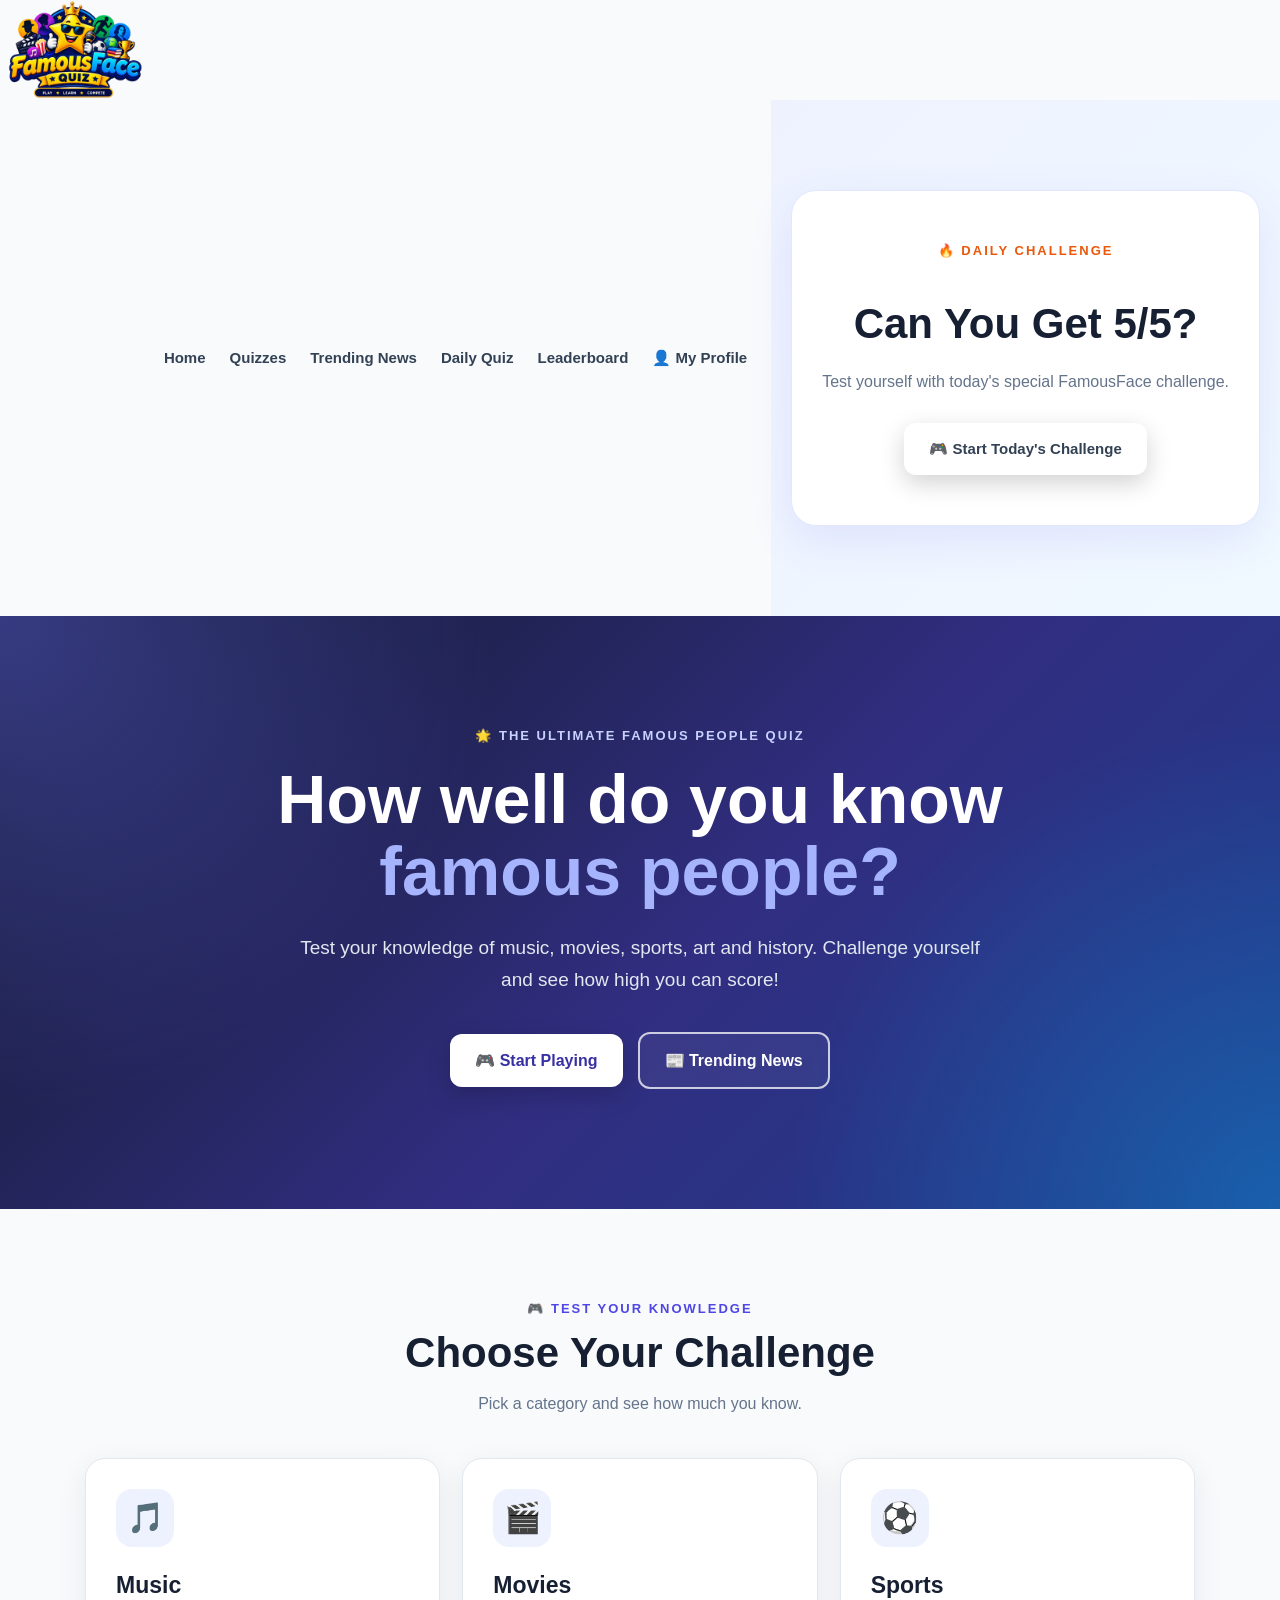
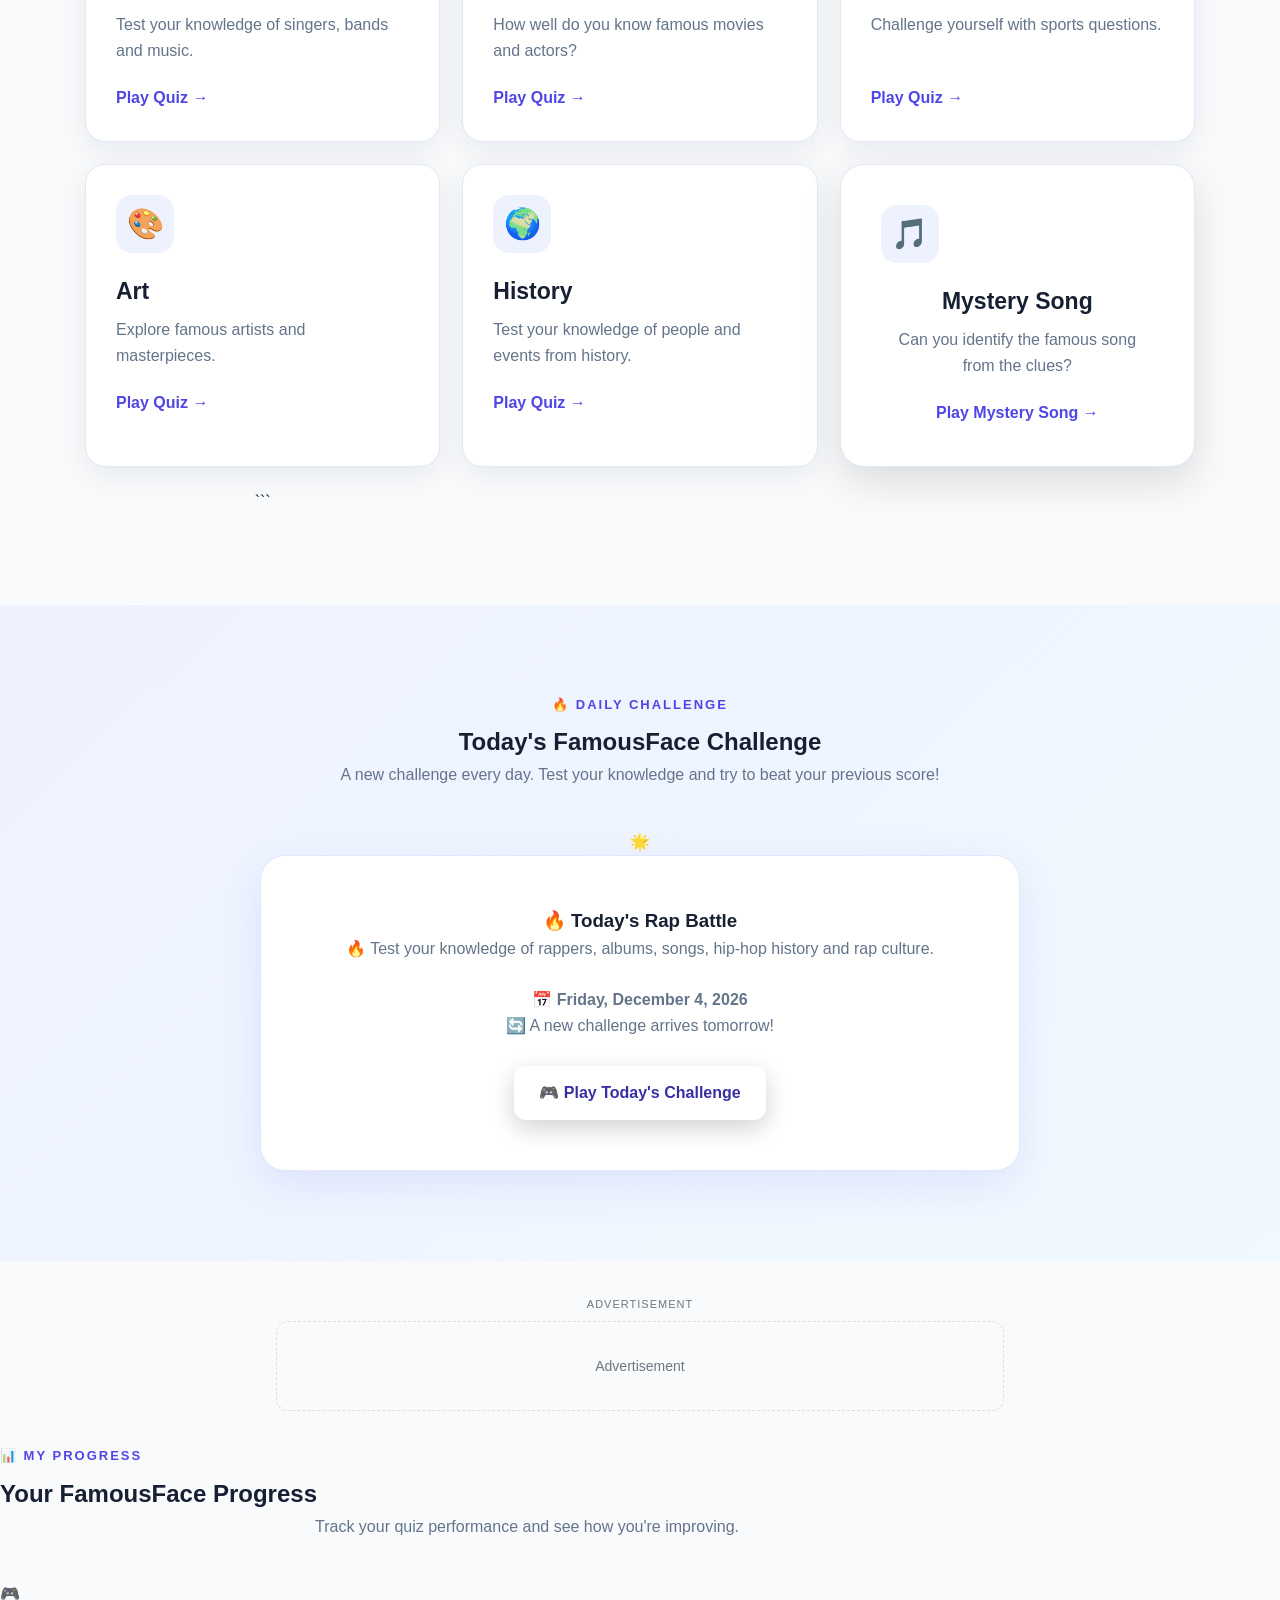
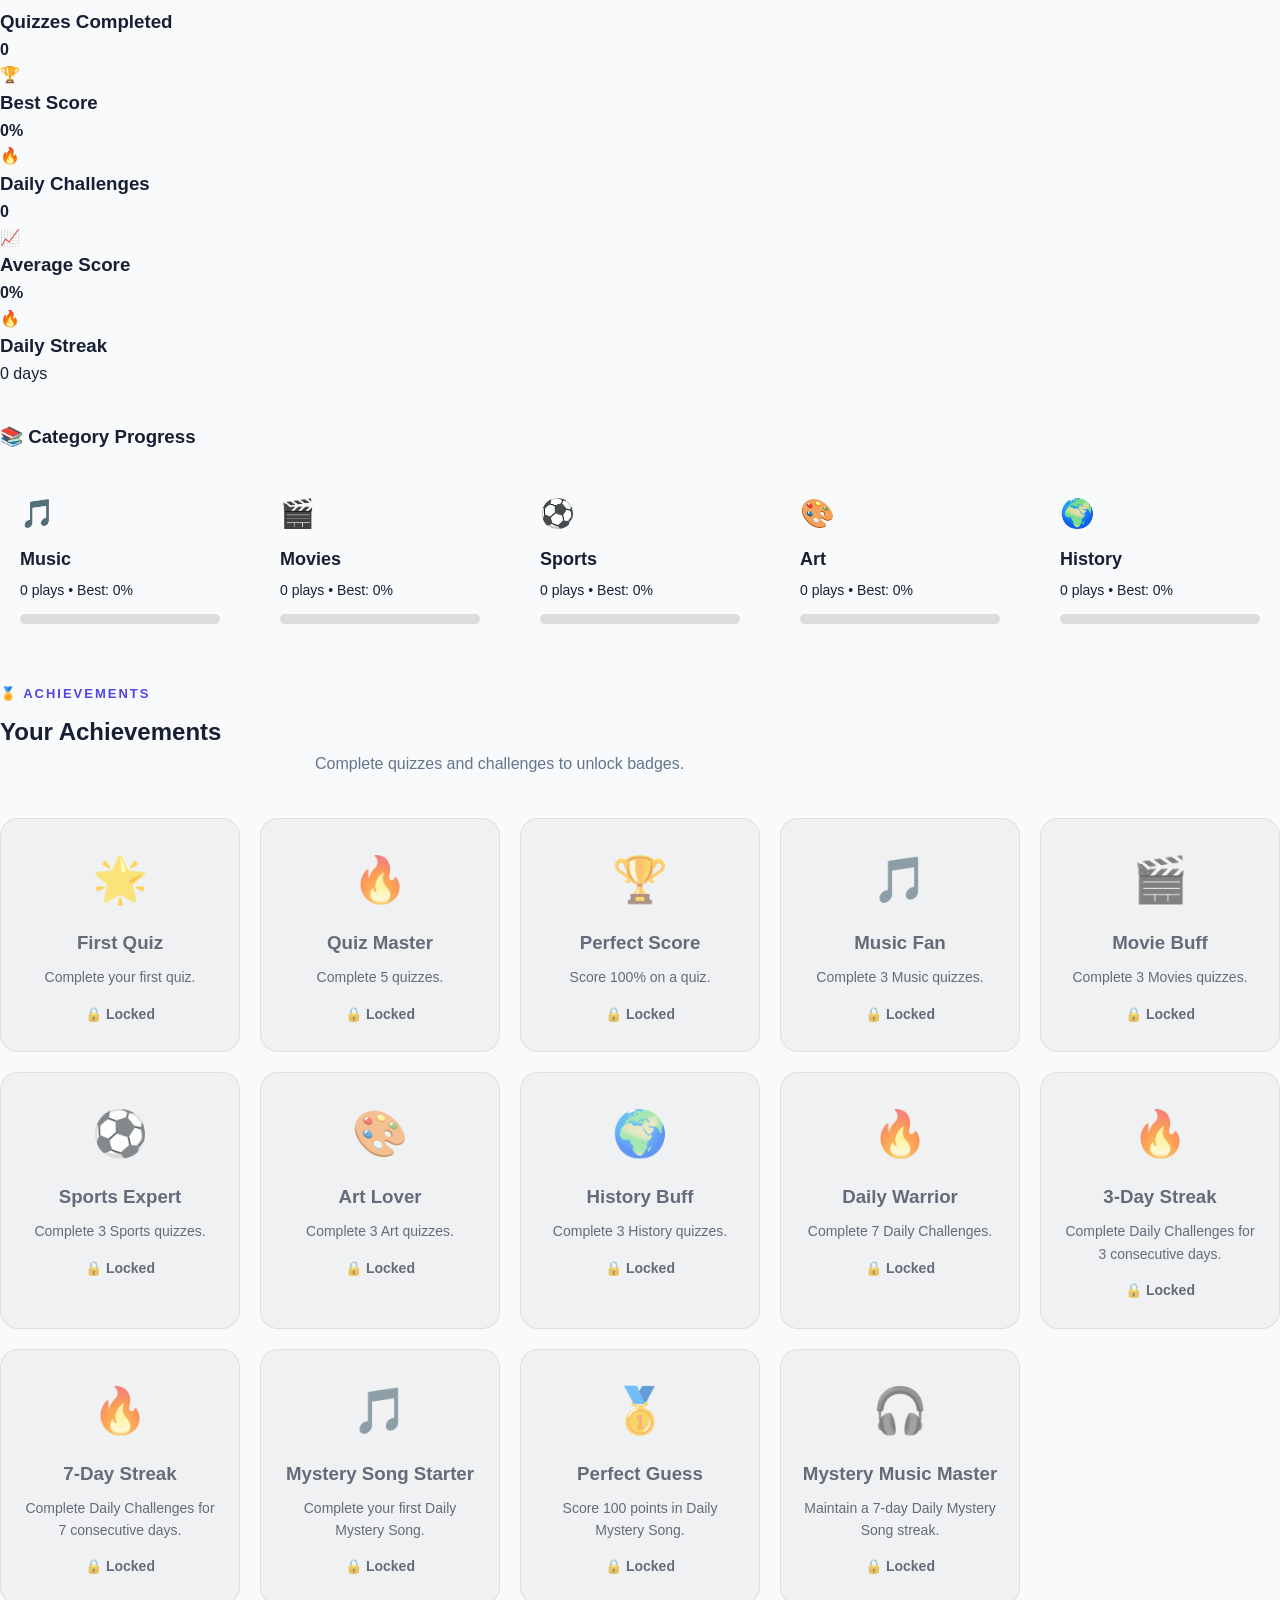
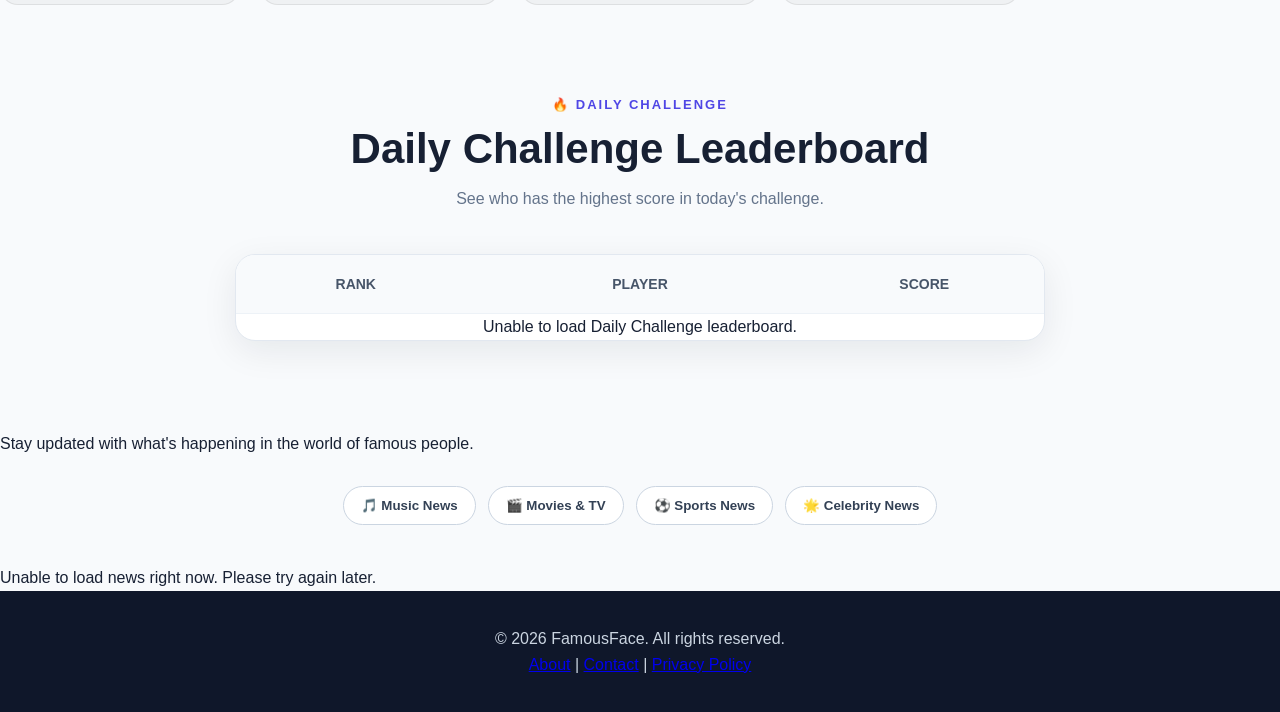
<file: index.html>
<!DOCTYPE html>
<html lang="en">

<head>

    <!-- Google Analytics -->
    <script async src="https://www.googletagmanager.com/gtag/js?id=G-GF7KSBZF2E"></script>
    <script>
      window.dataLayer = window.dataLayer || [];
      function gtag(){dataLayer.push(arguments);}
      gtag('js', new Date());

      gtag('config', 'G-GF7KSBZF2E');
    </script>

    <!-- Basic SEO -->
    <meta charset="UTF-8">
    <meta name="viewport" content="width=device-width, initial-scale=1.0">

    <title>FamousFace - Famous People Quiz, Trivia & Daily Challenges</title>

    <meta name="description"
          content="Play FamousFace, a fun famous people quiz covering music, movies, sports, art and history. Test your knowledge, take daily challenges and compete for a place on the leaderboard.">

    <meta name="robots"
          content="index, follow">

    <meta name="author"
          content="FamousFace">

    <link rel="canonical"
          href="https://blessia777.github.io/FamousFace/">

    <!-- Open Graph / Facebook -->
    <meta property="og:type"
          content="website">

    <meta property="og:title"
          content="FamousFace - Famous People Quiz & Trivia">

    <meta property="og:description"
          content="Test your knowledge of famous people with quizzes covering music, movies, sports, art and history. Take daily challenges and compete on the leaderboard.">

    <meta property="og:url"
          content="https://blessia777.github.io/FamousFace/">

    <meta property="og:site_name"
          content="FamousFace">

    <!-- Twitter / X -->
    <meta name="twitter:card"
          content="summary">

    <meta name="twitter:title"
          content="FamousFace - Famous People Quiz & Trivia">

    <meta name="twitter:description"
          content="Challenge yourself with FamousFace quizzes about music, movies, sports, art, history and famous people.">

    <!-- Theme / Mobile -->
    <meta name="theme-color"
          content="#1e88e5">

    <!-- Stylesheet -->
    <link rel="stylesheet" href="style.css">
    <!-- Structured Data -->
<script type="application/ld+json">
{
  "@context": "https://schema.org",
  "@type": "WebSite",
  "name": "FamousFace",
  "url": "https://blessia777.github.io/FamousFace/",
  "description": "FamousFace is a quiz website featuring trivia about famous people, music, movies, sports, art and history."
}
</script>
   <script async src="https://pagead2.googlesyndication.com/pagead/js/adsbygoogle.js?client=ca-pub-7982126789980474"
     crossorigin="anonymous"></script> 

</head>
<body>
     <div class="logo">
    <img src="famousface-logo.png" alt="FamousFace Quiz">
</div>
    <div class="nav-links">

        <a href="index.html">Home</a>

        <a href="#categories">Quizzes</a>

        <a href="#news">Trending News</a>

        <a href="#daily">Daily Quiz</a>
        <a href="#leaderboard">Leaderboard</a>
        <a href="profile.html">👤 My Profile</a>
        <section id="daily" class="daily-section">

    <div class="daily-content">

        <p class="section-label">🔥 DAILY CHALLENGE</p>

        <h2>Can You Get 5/5?</h2>

        <p>
            Test yourself with today's special
            FamousFace challenge.
        </p>

        <a href="quiz.html?category=history"
           class="primary-button">
            🎮 Start Today's Challenge
        </a>

    </div>

</section>

    </div>

</nav>

   <header class="hero">

    <div class="hero-content">

        <p class="hero-label">
            🌟 THE ULTIMATE FAMOUS PEOPLE QUIZ
        </p>

        <h1>
            How well do you know
            <span>famous people?</span>
        </h1>

        <p class="hero-description">
            Test your knowledge of music, movies, sports,
            art and history. Challenge yourself and see
            how high you can score!
        </p>

        <div class="hero-buttons">

            <a href="#categories" class="primary-button">
                🎮 Start Playing
            </a>

            <a href="#news" class="secondary-button">
                📰 Trending News
            </a>

        </div>

    </div>

</header>

    <main>

       <section id="categories" class="quiz-section">

    <p class="section-label">🎮 TEST YOUR KNOWLEDGE</p>

    <h2>Choose Your Challenge</h2>

    <p class="section-description">
        Pick a category and see how much you know.
    </p>

    <div class="quiz-cards">

        <a href="music-quiz.html" class="quiz-card">
            <div class="card-icon">🎵</div>
            <h3>Music</h3>
            <p>Test your knowledge of singers, bands and music.</p>
            <span>Play Quiz →</span>
        </a>

       <a href="movies-quiz.html" class="quiz-card">
            <div class="card-icon">🎬</div>
            <h3>Movies</h3>
            <p>How well do you know famous movies and actors?</p>
            <span>Play Quiz →</span>
        </a>

        <a href="sports-quiz.html" class="quiz-card">
            <div class="card-icon">⚽</div>
            <h3>Sports</h3>
            <p>Challenge yourself with sports questions.</p>
            <span>Play Quiz →</span>
        </a>

       <a href="art-quiz.html" class="quiz-card">
            <div class="card-icon">🎨</div>
            <h3>Art</h3>
            <p>Explore famous artists and masterpieces.</p>
            <span>Play Quiz →</span>
        </a>

        <a href="history-quiz.html" class="quiz-card">
            <div class="card-icon">🌍</div>
            <h3>History</h3>
            <p>Test your knowledge of people and events from history.</p>
            <span>Play Quiz →</span>
        </a>
        

<a href="mystery-song.html" class="quiz-card mystery-song-card">
    <div class="card-icon">🎵</div>
    <h3>Mystery Song</h3>
    <p>Can you identify the famous song from the clues?</p>
    <span>Play Mystery Song →</span>
</a>
```

       </div>

</section>

<!-- Daily Challenge -->
<section id="daily" class="daily-section">

    <p class="section-label">🔥 DAILY CHALLENGE</p>

    <h2>Today's FamousFace Challenge</h2>

    <p class="section-description">
        A new challenge every day. Test your knowledge and try to beat your
        previous score!
    </p>

    <div class="daily-challenge-card">

        <div class="daily-icon">
            🌟
        </div>

        <div class="daily-content">

            <h3 id="daily-title">
                Today's Challenge
            </h3>

            <p id="daily-description">
                Get ready for today's famous people quiz!
            </p>

            <a id="daily-button"
               href="quiz.html?category=history"
               class="primary-button">
                🎮 Play Today's Challenge
            </a>

        </div>

    </div>

</section>
        <!-- Advertisement -->
<div class="ad-container" id="ad-homepage">

    <p class="ad-label">ADVERTISEMENT</p>

    <div class="ad-placeholder">
        Advertisement
    </div>

</div>
        <!-- My Progress -->
<section id="progress" class="progress-section">

    <p class="section-label">📊 MY PROGRESS</p>

    <h2>Your FamousFace Progress</h2>

    <p class="section-description">
        Track your quiz performance and see how you're improving.
    </p>

    <div class="progress-cards">

        <div class="progress-card">
            <span class="progress-icon">🎮</span>
            <h3>Quizzes Completed</h3>
            <strong id="progress-quizzes">0</strong>
        </div>

        <div class="progress-card">
            <span class="progress-icon">🏆</span>
            <h3>Best Score</h3>
            <strong id="progress-best">0%</strong>
        </div>

        <div class="progress-card">
            <span class="progress-icon">🔥</span>
            <h3>Daily Challenges</h3>
            <strong id="progress-daily">0</strong>
        </div>

        <div class="progress-card">
            <span class="progress-icon">📈</span>
            <h3>Average Score</h3>
            <strong id="progress-average">0%</strong>
        </div>
        <div class="progress-card">
    <div class="progress-icon">🔥</div>
    <h3>Daily Streak</h3>
    <p id="progress-streak">0 days</p>
</div>

    </div>
<div class="category-progress">

    <h3>📚 Category Progress</h3>

    <div class="category-progress-grid">

        <div class="category-progress-card">
            <span>🎵</span>
            <strong>Music</strong>
            <p id="music-progress">0 plays • Best: 0%</p>
            <div class="progress-bar">
                <div id="music-progress-bar" class="progress-fill"></div>
            </div>
        </div>

        <div class="category-progress-card">
            <span>🎬</span>
            <strong>Movies</strong>
            <p id="movies-progress">0 plays • Best: 0%</p>
            <div class="progress-bar">
                <div id="movies-progress-bar" class="progress-fill"></div>
            </div>
        </div>

        <div class="category-progress-card">
            <span>⚽</span>
            <strong>Sports</strong>
            <p id="sports-progress">0 plays • Best: 0%</p>
            <div class="progress-bar">
                <div id="sports-progress-bar" class="progress-fill"></div>
            </div>
        </div>

        <div class="category-progress-card">
            <span>🎨</span>
            <strong>Art</strong>
            <p id="art-progress">0 plays • Best: 0%</p>
            <div class="progress-bar">
                <div id="art-progress-bar" class="progress-fill"></div>
            </div>
        </div>

        <div class="category-progress-card">
            <span>🌍</span>
            <strong>History</strong>
            <p id="history-progress">0 plays • Best: 0%</p>
            <div class="progress-bar">
                <div id="history-progress-bar" class="progress-fill"></div>
            </div>
        </div>

    </div>

</div>
</section>
        <section id="achievements" class="achievements-section">

    <p class="section-label">🏅 ACHIEVEMENTS</p>

    <h2>Your Achievements</h2>

    <p class="section-description">
        Complete quizzes and challenges to unlock badges.
    </p>

    <div id="achievements-list" class="achievements-grid">

        <p>Loading achievements...</p>

    </div>

</section>

<section id="daily-leaderboard" class="leaderboard-section">

    <p class="section-label">🔥 DAILY CHALLENGE</p>

    <h2>Daily Challenge Leaderboard</h2>

    <p class="section-description">
        See who has the highest score in today's challenge.
    </p>

    <div class="leaderboard">

        <div class="leaderboard-row header-row">
            <span>Rank</span>
            <span>Player</span>
            <span>Score</span>
        </div>

        <div id="daily-leaderboard-list">
            <p>Loading daily leaderboard...</p>
        </div>

    </div>

</section>

    <p>Stay updated with what's happening in the world of famous people.</p>

    <div class="news-categories">

        <button>🎵 Music News</button>

        <button>🎬 Movies & TV</button>

        <button>⚽ Sports News</button>

        <button>🌟 Celebrity News</button>

    </div>

   
       <div id="news-container" class="news-container">
    <p>Loading latest news...</p>
    </div>

</section>
 
    </main>

   <footer>

    <p>© 2026 FamousFace. All rights reserved.</p>

    <p>
        <a href="about.html">About</a> |
        <a href="contact.html">Contact</a> |
        <a href="privacy.html">Privacy Policy</a>
    </p>
</footer>

<!-- Achievement Notification -->
<div id="achievement-notification" class="achievement-notification">

    <div class="achievement-notification-icon">
        🏅
    </div>

    <div>
        <strong id="achievement-notification-title">
            Achievement Unlocked!
        </strong>

        <p id="achievement-notification-name"></p>
    </div>

    <button
        id="achievement-notification-close"
        type="button">
        ×
    </button>

</div>

<script src="supabase-config.js"></script>
<script src="leaderboard.js"></script>
<script src="news.js"></script>
<script src="daily-challenge.js"></script>
<script src="daily-leaderboard.js"></script>
<script src="progress.js"></script>
<script src="achievements.js"></script>
    <script src="player-name.js"></script>

   
</body>
</html>
</file>
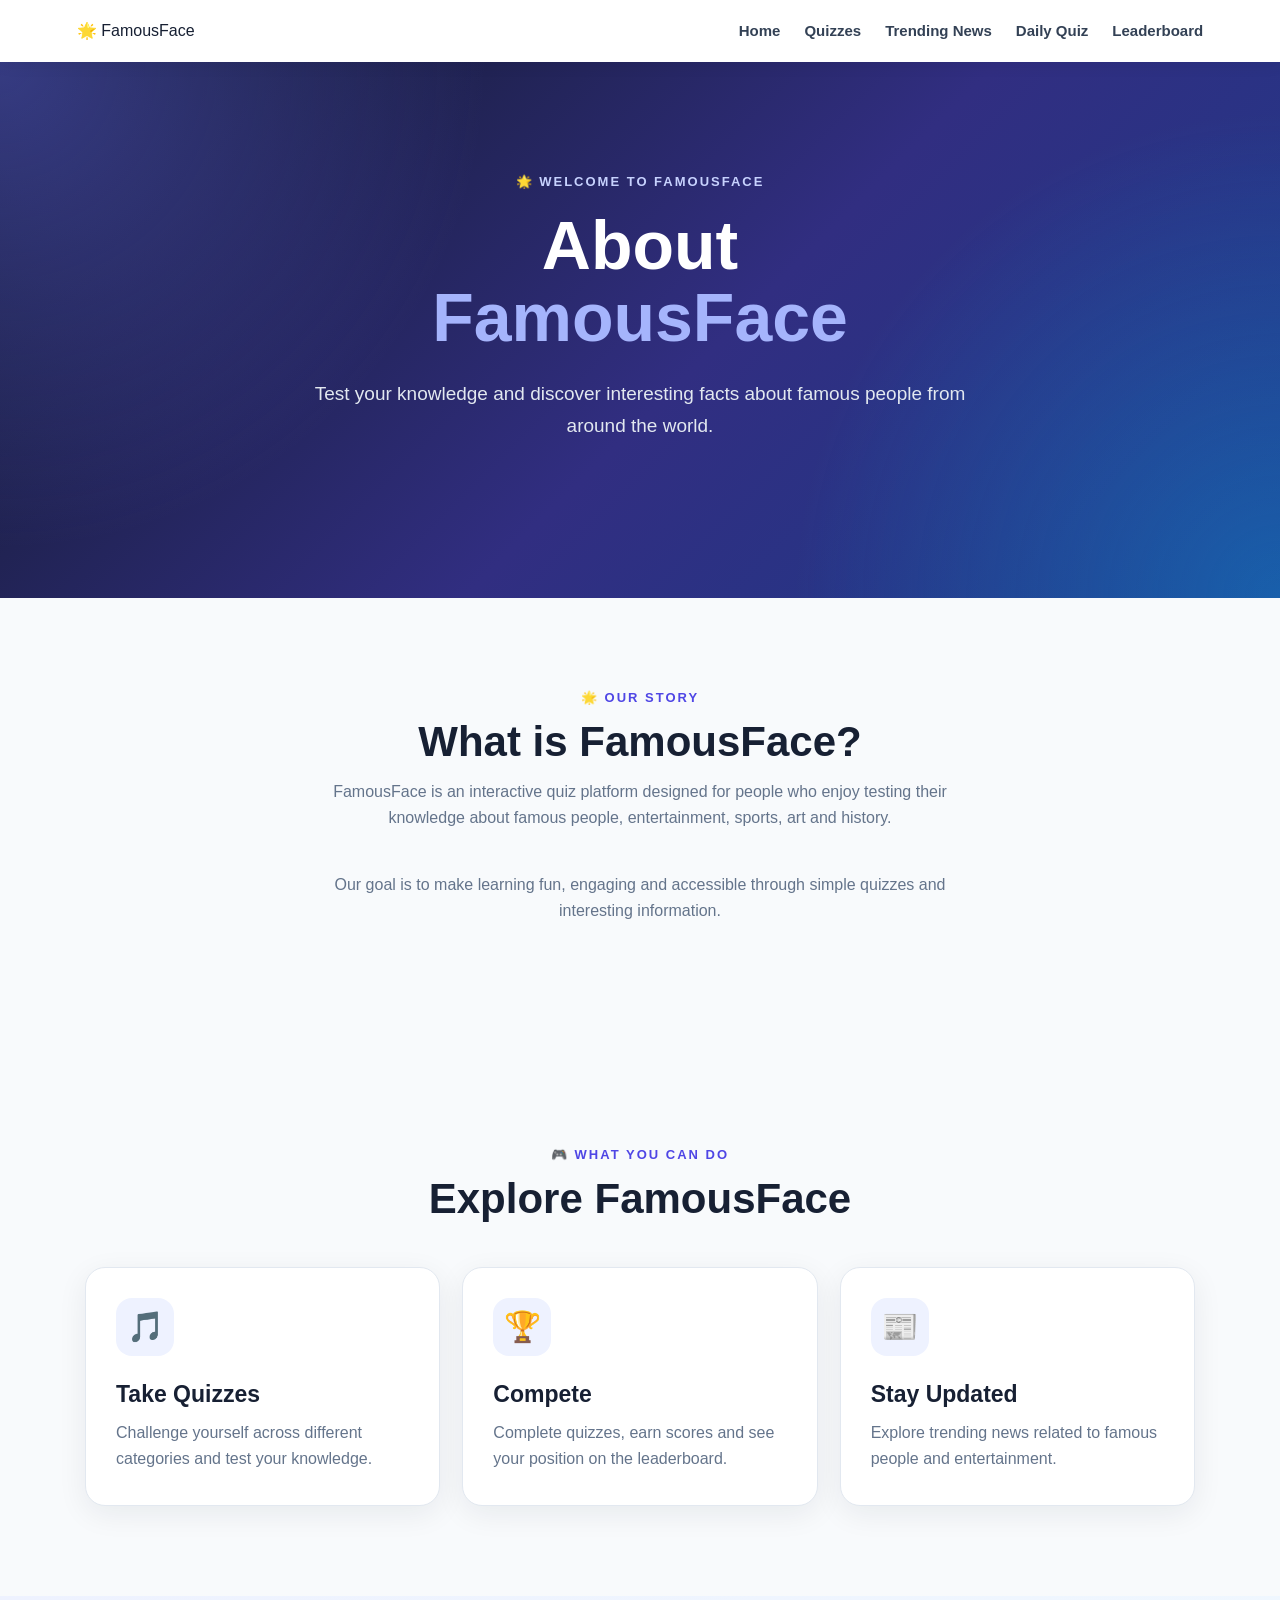
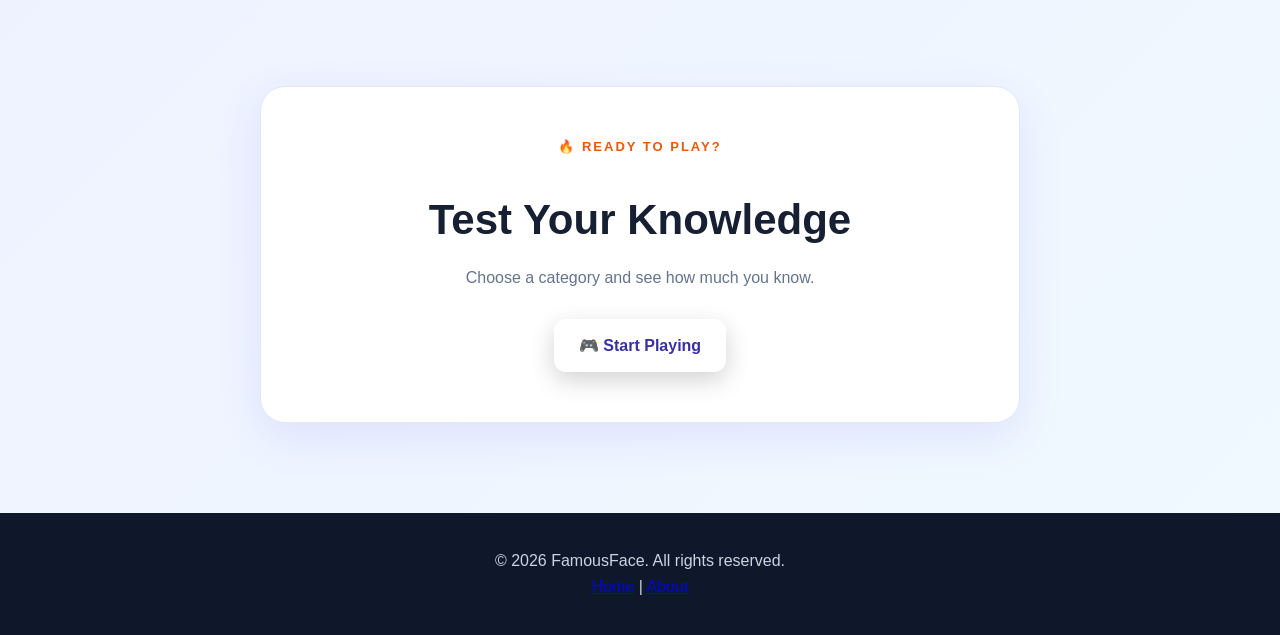
<file: about.html>
<!DOCTYPE html>
<html lang="en">

<head>
    <meta charset="UTF-8">
    <meta name="viewport" content="width=device-width, initial-scale=1.0">

    <title>About FamousFace</title>

    <link rel="stylesheet" href="style.css">
</head>

<body>

    <nav class="navbar">

        <div class="logo">
            🌟 FamousFace
        </div>

        <div class="nav-links">
            <a href="index.html">Home</a>
            <a href="index.html#categories">Quizzes</a>
            <a href="index.html#news">Trending News</a>
            <a href="index.html#daily">Daily Quiz</a>
            <a href="index.html#leaderboard">Leaderboard</a>
        </div>

    </nav>

    <header class="hero">

        <div class="hero-content">

            <p class="hero-label">
                🌟 WELCOME TO FAMOUSFACE
            </p>

            <h1>
                About <span>FamousFace</span>
            </h1>

            <p class="hero-description">
                Test your knowledge and discover interesting facts
                about famous people from around the world.
            </p>

        </div>

    </header>

    <main>

        <section class="quiz-section">

            <p class="section-label">🌟 OUR STORY</p>

            <h2>What is FamousFace?</h2>

            <p class="section-description">
                FamousFace is an interactive quiz platform designed
                for people who enjoy testing their knowledge about
                famous people, entertainment, sports, art and history.
            </p>

            <p class="section-description">
                Our goal is to make learning fun, engaging and
                accessible through simple quizzes and interesting
                information.
            </p>

        </section>

        <section class="quiz-section">

            <p class="section-label">🎮 WHAT YOU CAN DO</p>

            <h2>Explore FamousFace</h2>

            <div class="quiz-cards">

                <div class="quiz-card">
                    <div class="card-icon">🎵</div>
                    <h3>Take Quizzes</h3>
                    <p>
                        Challenge yourself across different
                        categories and test your knowledge.
                    </p>
                </div>

                <div class="quiz-card">
                    <div class="card-icon">🏆</div>
                    <h3>Compete</h3>
                    <p>
                        Complete quizzes, earn scores and see
                        your position on the leaderboard.
                    </p>
                </div>

                <div class="quiz-card">
                    <div class="card-icon">📰</div>
                    <h3>Stay Updated</h3>
                    <p>
                        Explore trending news related to famous
                        people and entertainment.
                    </p>
                </div>

            </div>

        </section>

        <section class="daily-section">

            <div class="daily-content">

                <p class="section-label">🔥 READY TO PLAY?</p>

                <h2>Test Your Knowledge</h2>

                <p>
                    Choose a category and see how much you know.
                </p>

                <a href="index.html#categories"
                   class="primary-button">
                    🎮 Start Playing
                </a>

            </div>

        </section>

    </main>

    <footer>

        <p>© 2026 FamousFace. All rights reserved.</p>

        <p>
            <a href="index.html">Home</a> |
            <a href="about.html">About</a>
        </p>

    </footer>

</body>

</html>
</file>
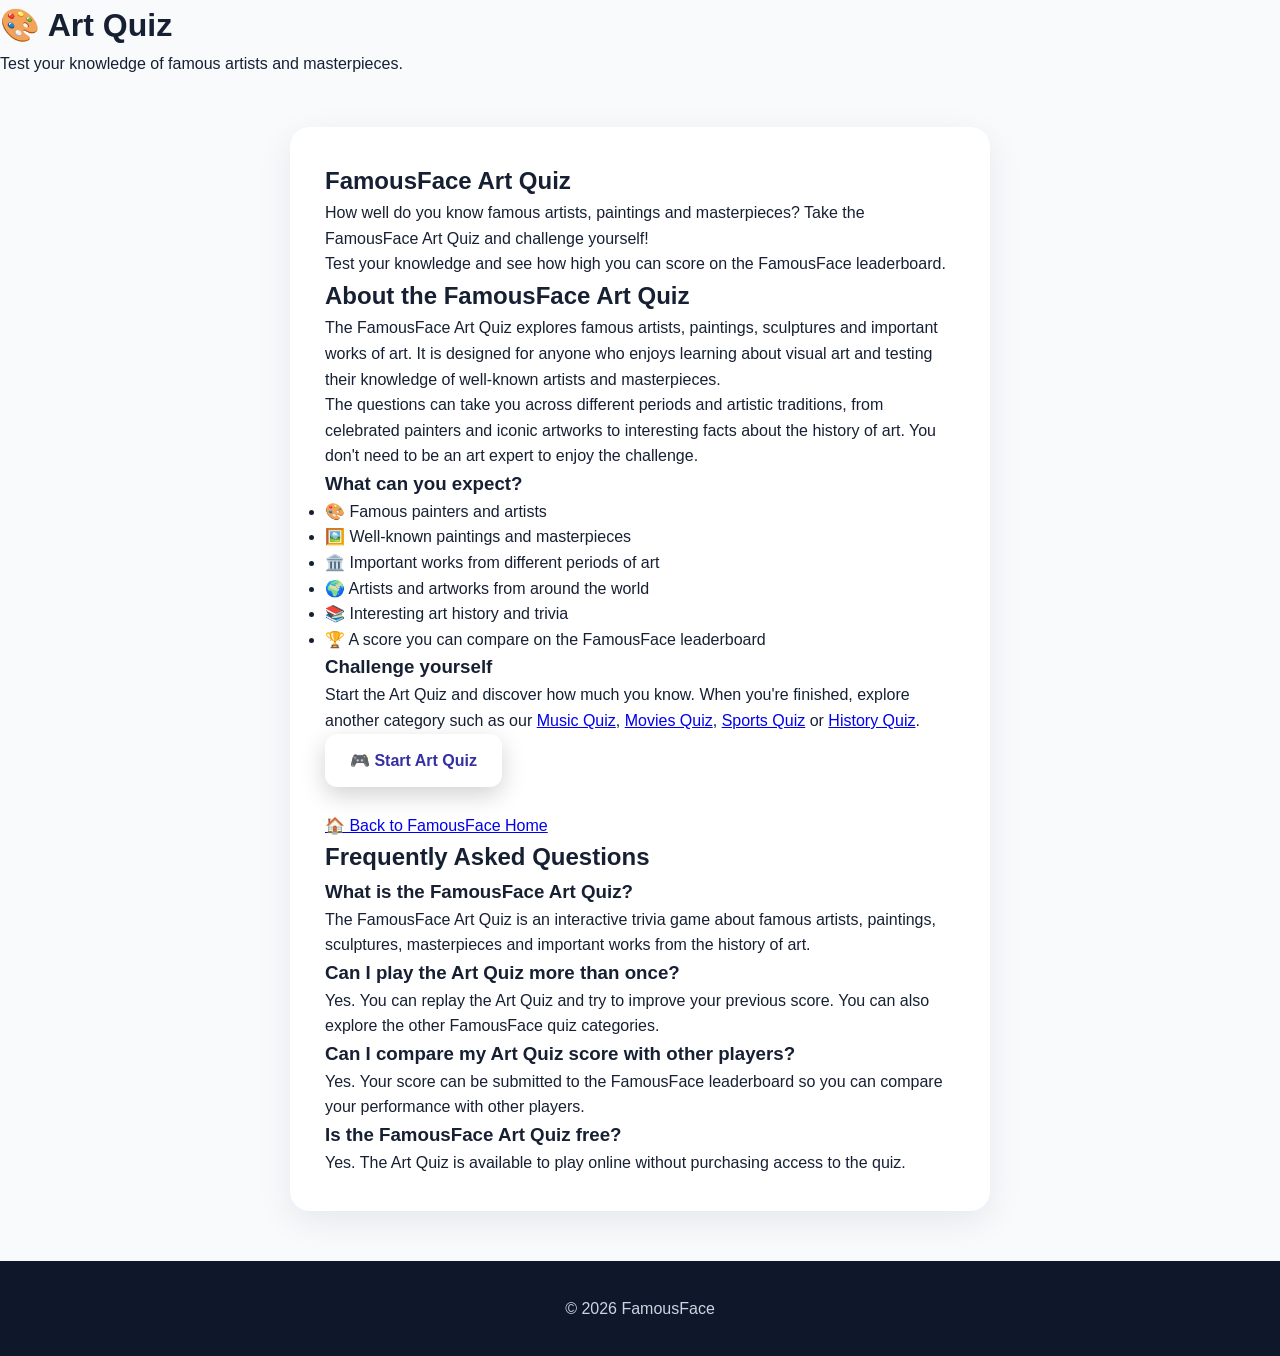
<file: art-quiz.html>
<!DOCTYPE html>
<html lang="en">
<head>

    <!-- Google Analytics -->
    <script async src="https://www.googletagmanager.com/gtag/js?id=G-GF7KSBZF2E"></script>
    <script>
      window.dataLayer = window.dataLayer || [];
      function gtag(){dataLayer.push(arguments);}
      gtag('js', new Date());

      gtag('config', 'G-GF7KSBZF2E');
    </script>

    <!-- Basic SEO -->
    <meta charset="UTF-8">
    <meta name="viewport" content="width=device-width, initial-scale=1.0">

    <title>Art Quiz - Famous Artists & Masterpieces | FamousFace</title>

    <meta name="description"
          content="Test your knowledge of famous artists, paintings and masterpieces with the FamousFace Art Quiz. Play fun art trivia and challenge yourself.">

    <meta name="robots"
          content="index, follow">

    <meta name="author"
          content="FamousFace">

    <link rel="canonical"
          href="https://blessia777.github.io/FamousFace/art-quiz.html">

    <!-- Open Graph -->
    <meta property="og:type"
          content="website">

    <meta property="og:title"
          content="Art Quiz - Famous Artists & Masterpieces | FamousFace">

    <meta property="og:description"
          content="Challenge yourself with FamousFace art trivia about famous artists, paintings and masterpieces.">

    <meta property="og:url"
          content="https://blessia777.github.io/FamousFace/art-quiz.html">

    <meta property="og:site_name"
          content="FamousFace">

    <!-- Twitter / X -->
    <meta name="twitter:card"
          content="summary">

    <meta name="twitter:title"
          content="Art Quiz - Famous Artists & Masterpieces">

    <meta name="twitter:description"
          content="Test your knowledge of famous artists, paintings and masterpieces with FamousFace.">

    <meta name="theme-color"
          content="#1e88e5">

    <link rel="stylesheet" href="style.css">
    <!-- Structured Data -->
<script type="application/ld+json">
{
  "@context": "https://schema.org",
  "@type": "Quiz",
  "name": "FamousFace Art Quiz",
  "description": "Test your knowledge of famous artists, paintings and masterpieces with the FamousFace Art Quiz.",
  "url": "https://blessia777.github.io/FamousFace/art-quiz.html",
  "educationalUse": "practice"
}
</script>

</head>

<body>

<header>
    <h1>🎨 Art Quiz</h1>
    <p>Test your knowledge of famous artists and masterpieces.</p>
</header>

<main class="quiz">

    <section>
        <h2>FamousFace Art Quiz</h2>

        <p>
            How well do you know famous artists, paintings and masterpieces?
            Take the FamousFace Art Quiz and challenge yourself!
        </p>

        <p>
    Test your knowledge and see how high you can score
    on the FamousFace leaderboard.
</p>

<section class="quiz-info">

    <h2>About the FamousFace Art Quiz</h2>

    <p>
        The FamousFace Art Quiz explores famous artists, paintings,
        sculptures and important works of art. It is designed for
        anyone who enjoys learning about visual art and testing
        their knowledge of well-known artists and masterpieces.
    </p>

    <p>
        The questions can take you across different periods and
        artistic traditions, from celebrated painters and iconic
        artworks to interesting facts about the history of art.
        You don't need to be an art expert to enjoy the challenge.
    </p>

    <h3>What can you expect?</h3>

    <ul>
        <li>🎨 Famous painters and artists</li>
        <li>🖼️ Well-known paintings and masterpieces</li>
        <li>🏛️ Important works from different periods of art</li>
        <li>🌍 Artists and artworks from around the world</li>
        <li>📚 Interesting art history and trivia</li>
        <li>🏆 A score you can compare on the FamousFace leaderboard</li>
    </ul>

    <h3>Challenge yourself</h3>

    <p>
        Start the Art Quiz and discover how much you know. When
        you're finished, explore another category such as our
        <a href="music-quiz.html">Music Quiz</a>,
        <a href="movies-quiz.html">Movies Quiz</a>,
        <a href="sports-quiz.html">Sports Quiz</a> or
        <a href="history-quiz.html">History Quiz</a>.
    </p>

</section>

<a href="quiz.html?category=art" class="primary-button">
    🎮 Start Art Quiz
</a>
        <br><br>

        <a href="index.html">
            🏠 Back to FamousFace Home
        </a>
    </section>
    <section class="quiz-info">

    <h2>Frequently Asked Questions</h2>

    <h3>What is the FamousFace Art Quiz?</h3>

    <p>
        The FamousFace Art Quiz is an interactive trivia game
        about famous artists, paintings, sculptures, masterpieces
        and important works from the history of art.
    </p>

    <h3>Can I play the Art Quiz more than once?</h3>

    <p>
        Yes. You can replay the Art Quiz and try to improve your
        previous score. You can also explore the other FamousFace
        quiz categories.
    </p>

    <h3>Can I compare my Art Quiz score with other players?</h3>

    <p>
        Yes. Your score can be submitted to the FamousFace
        leaderboard so you can compare your performance with
        other players.
    </p>

    <h3>Is the FamousFace Art Quiz free?</h3>

    <p>
        Yes. The Art Quiz is available to play online without
        purchasing access to the quiz.
    </p>

</section>

</main>

<footer>
    <p>© 2026 FamousFace</p>
</footer>
    <script src="player-name.js"></script>

</body>
</html>
</file>
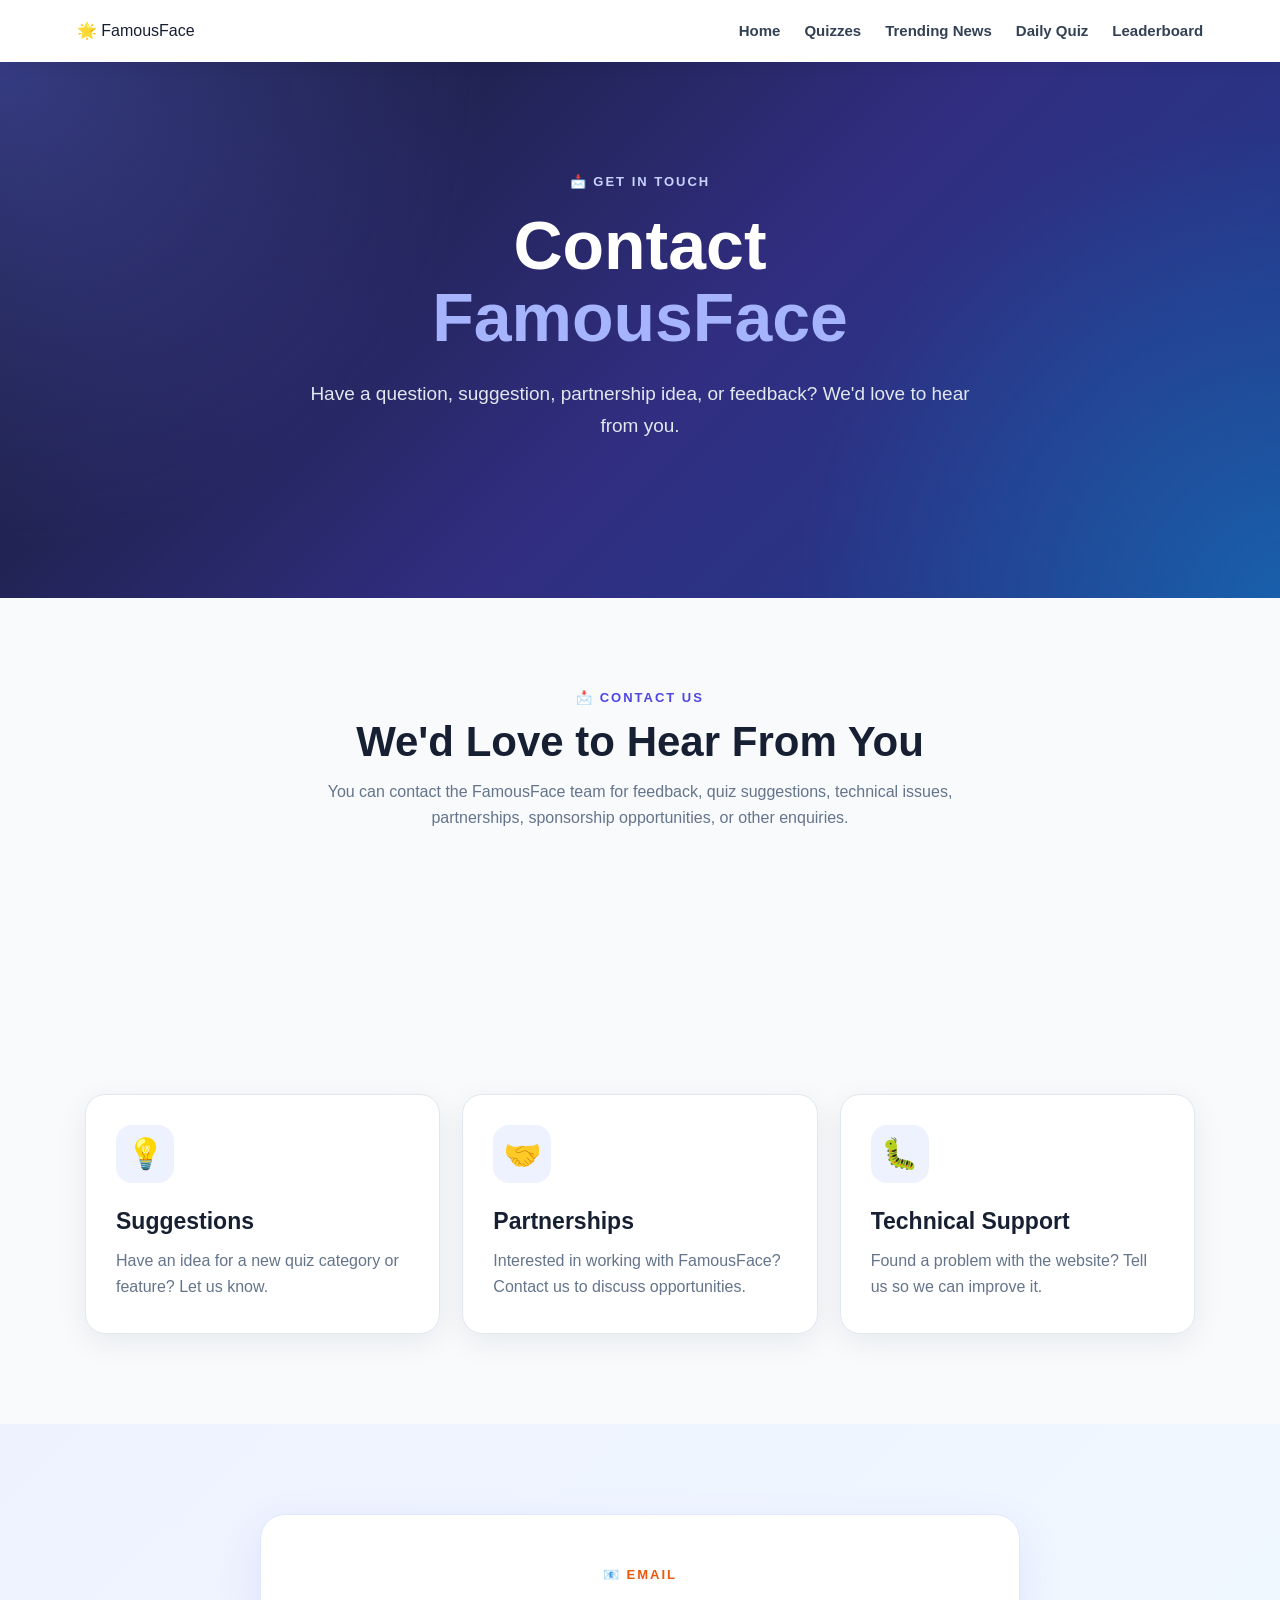
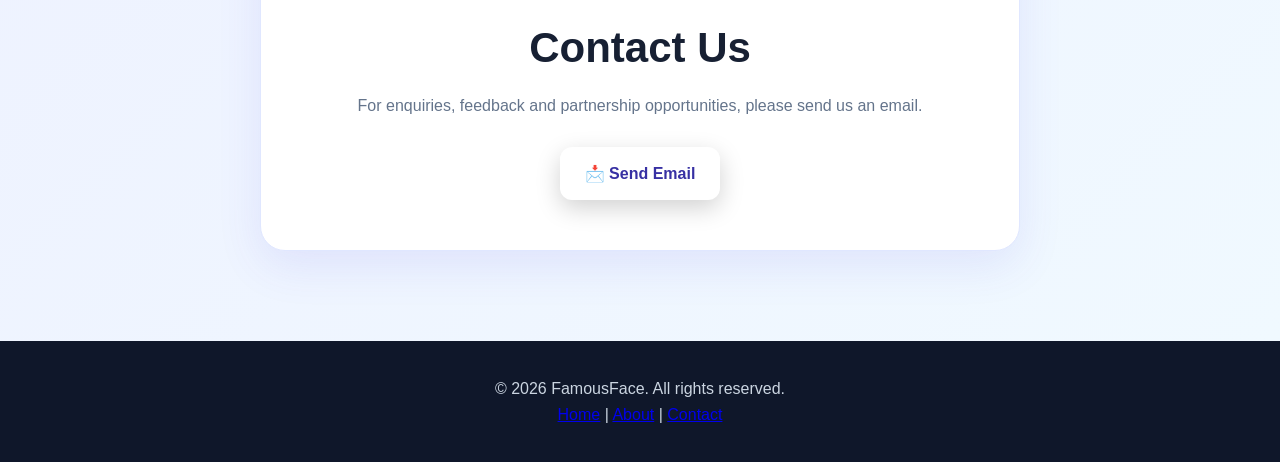
<file: contact.html>
<!DOCTYPE html>
<html lang="en">

<head>
    <meta charset="UTF-8">
    <meta name="viewport" content="width=device-width, initial-scale=1.0">

    <title>Contact FamousFace</title>

    <link rel="stylesheet" href="style.css">
</head>

<body>

    <nav class="navbar">

        <div class="logo">
            🌟 FamousFace
        </div>

        <div class="nav-links">
            <a href="index.html">Home</a>
            <a href="index.html#categories">Quizzes</a>
            <a href="index.html#news">Trending News</a>
            <a href="index.html#daily">Daily Quiz</a>
            <a href="index.html#leaderboard">Leaderboard</a>
        </div>

    </nav>

    <header class="hero">

        <div class="hero-content">

            <p class="hero-label">
                📩 GET IN TOUCH
            </p>

            <h1>
                Contact <span>FamousFace</span>
            </h1>

            <p class="hero-description">
                Have a question, suggestion, partnership idea,
                or feedback? We'd love to hear from you.
            </p>

        </div>

    </header>

    <main>

        <section class="quiz-section">

            <p class="section-label">📩 CONTACT US</p>

            <h2>We'd Love to Hear From You</h2>

            <p class="section-description">
                You can contact the FamousFace team for feedback,
                quiz suggestions, technical issues, partnerships,
                sponsorship opportunities, or other enquiries.
            </p>

        </section>

        <section class="quiz-section">

            <div class="quiz-cards">

                <div class="quiz-card">

                    <div class="card-icon">💡</div>

                    <h3>Suggestions</h3>

                    <p>
                        Have an idea for a new quiz category or
                        feature? Let us know.
                    </p>

                </div>

                <div class="quiz-card">

                    <div class="card-icon">🤝</div>

                    <h3>Partnerships</h3>

                    <p>
                        Interested in working with FamousFace?
                        Contact us to discuss opportunities.
                    </p>

                </div>

                <div class="quiz-card">

                    <div class="card-icon">🐛</div>

                    <h3>Technical Support</h3>

                    <p>
                        Found a problem with the website?
                        Tell us so we can improve it.
                    </p>

                </div>

            </div>

        </section>

        <section class="daily-section">

            <div class="daily-content">

                <p class="section-label">📧 EMAIL</p>

                <h2>Contact Us</h2>

                <p>
                    For enquiries, feedback and partnership
                    opportunities, please send us an email.
                </p>

                <a
                    href="mailto:famousfaceba@gmail.com"
                    class="primary-button">
                    📩 Send Email
                </a>

            </div>

        </section>

    </main>

    <footer>

        <p>© 2026 FamousFace. All rights reserved.</p>

        <p>
            <a href="index.html">Home</a> |
            <a href="about.html">About</a> |
            <a href="contact.html">Contact</a>
        </p>

    </footer>

</body>

</html>
</file>
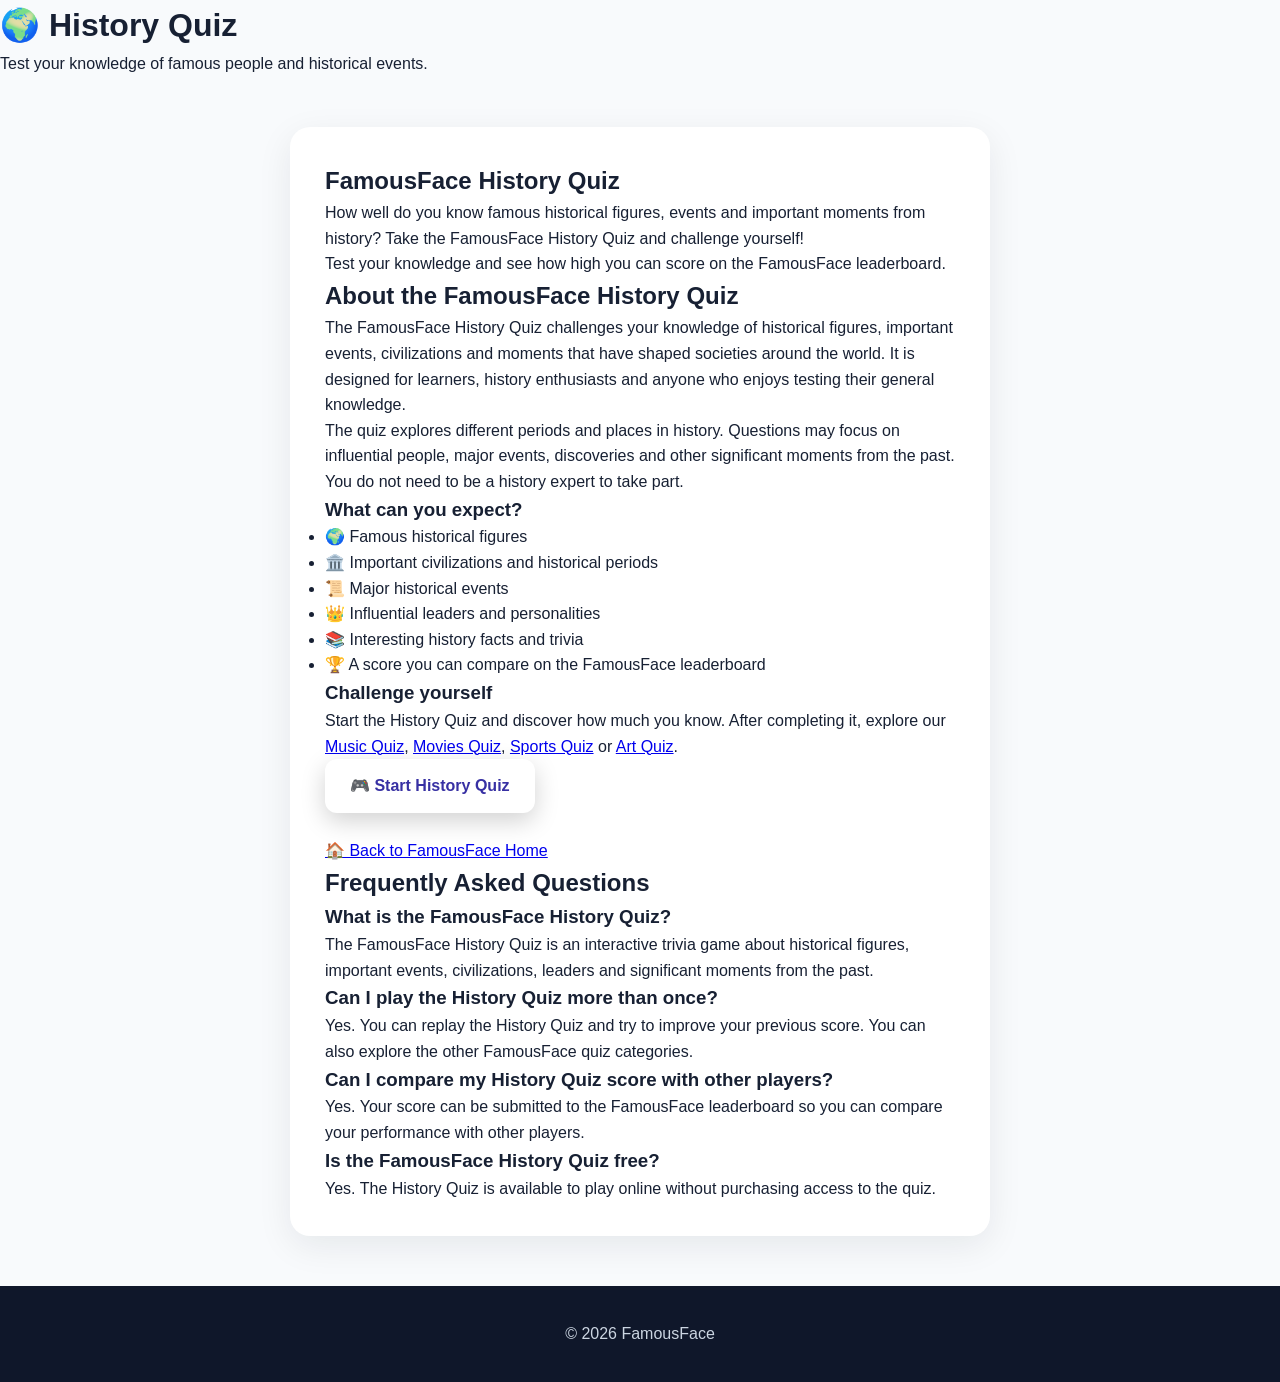
<file: history-quiz.html>
<!DOCTYPE html>
<html lang="en">
<head>

    <!-- Google Analytics -->
    <script async src="https://www.googletagmanager.com/gtag/js?id=G-GF7KSBZF2E"></script>
    <script>
      window.dataLayer = window.dataLayer || [];
      function gtag(){dataLayer.push(arguments);}
      gtag('js', new Date());

      gtag('config', 'G-GF7KSBZF2E');
    </script>

    <!-- Basic SEO -->
    <meta charset="UTF-8">
    <meta name="viewport" content="width=device-width, initial-scale=1.0">

    <title>History Quiz - Famous People & Historical Events | FamousFace</title>

    <meta name="description"
          content="Test your knowledge of famous historical figures, events and important moments with the FamousFace History Quiz. Play fun history trivia and challenge yourself.">

    <meta name="robots"
          content="index, follow">

    <meta name="author"
          content="FamousFace">

    <link rel="canonical"
          href="https://blessia777.github.io/FamousFace/history-quiz.html">

    <!-- Open Graph -->
    <meta property="og:type"
          content="website">

    <meta property="og:title"
          content="History Quiz - Famous People & Historical Events | FamousFace">

    <meta property="og:description"
          content="Challenge yourself with FamousFace history trivia about famous people, historical events and important moments.">

    <meta property="og:url"
          content="https://blessia777.github.io/FamousFace/history-quiz.html">

    <meta property="og:site_name"
          content="FamousFace">

    <!-- Twitter / X -->
    <meta name="twitter:card"
          content="summary">

    <meta name="twitter:title"
          content="History Quiz - Famous People & Historical Events">

    <meta name="twitter:description"
          content="Test your knowledge of famous historical figures and events with FamousFace.">

    <meta name="theme-color"
          content="#1e88e5">

    <link rel="stylesheet" href="style.css">
   <!-- Structured Data -->
<script type="application/ld+json">
{
  "@context": "https://schema.org",
  "@type": "Quiz",
  "name": "FamousFace History Quiz",
"description": "Test your knowledge of famous historical figures, events and important moments with the FamousFace History Quiz.",
"url": "https://blessia777.github.io/FamousFace/history-quiz.html",
  "educationalUse": "practice"
}
</script> 
   
</head>

<body>

<header>
    <h1>🌍 History Quiz</h1>
    <p>Test your knowledge of famous people and historical events.</p>
</header>

<main class="quiz">

    <section>
        <h2>FamousFace History Quiz</h2>

        <p>
            How well do you know famous historical figures, events and
            important moments from history? Take the FamousFace History
            Quiz and challenge yourself!
        </p>
<p>
    Test your knowledge and see how high you can score
    on the FamousFace leaderboard.
</p>

<section class="quiz-info">

    <h2>About the FamousFace History Quiz</h2>

    <p>
        The FamousFace History Quiz challenges your knowledge of
        historical figures, important events, civilizations and
        moments that have shaped societies around the world.
        It is designed for learners, history enthusiasts and
        anyone who enjoys testing their general knowledge.
    </p>

    <p>
        The quiz explores different periods and places in history.
        Questions may focus on influential people, major events,
        discoveries and other significant moments from the past.
        You do not need to be a history expert to take part.
    </p>

    <h3>What can you expect?</h3>

    <ul>
        <li>🌍 Famous historical figures</li>
        <li>🏛️ Important civilizations and historical periods</li>
        <li>📜 Major historical events</li>
        <li>👑 Influential leaders and personalities</li>
        <li>📚 Interesting history facts and trivia</li>
        <li>🏆 A score you can compare on the FamousFace leaderboard</li>
    </ul>

    <h3>Challenge yourself</h3>

    <p>
        Start the History Quiz and discover how much you know.
        After completing it, explore our
        <a href="music-quiz.html">Music Quiz</a>,
        <a href="movies-quiz.html">Movies Quiz</a>,
        <a href="sports-quiz.html">Sports Quiz</a> or
        <a href="art-quiz.html">Art Quiz</a>.
    </p>

</section>

<a href="quiz.html?category=history" class="primary-button">
    🎮 Start History Quiz
</a>
        <br><br>

        <a href="index.html">
            🏠 Back to FamousFace Home
        </a>
    </section>
    
<section class="quiz-info">

    <h2>Frequently Asked Questions</h2>

    <h3>What is the FamousFace History Quiz?</h3>

    <p>
        The FamousFace History Quiz is an interactive trivia game
        about historical figures, important events, civilizations,
        leaders and significant moments from the past.
    </p>

    <h3>Can I play the History Quiz more than once?</h3>

    <p>
        Yes. You can replay the History Quiz and try to improve
        your previous score. You can also explore the other
        FamousFace quiz categories.
    </p>

    <h3>Can I compare my History Quiz score with other players?</h3>

    <p>
        Yes. Your score can be submitted to the FamousFace
        leaderboard so you can compare your performance with
        other players.
    </p>

    <h3>Is the FamousFace History Quiz free?</h3>

    <p>
        Yes. The History Quiz is available to play online without
        purchasing access to the quiz.
    </p>

</section>
</main>

<footer>
    <p>© 2026 FamousFace</p>
</footer>
    <script src="player-name.js"></script>

</body>
</html>
</file>
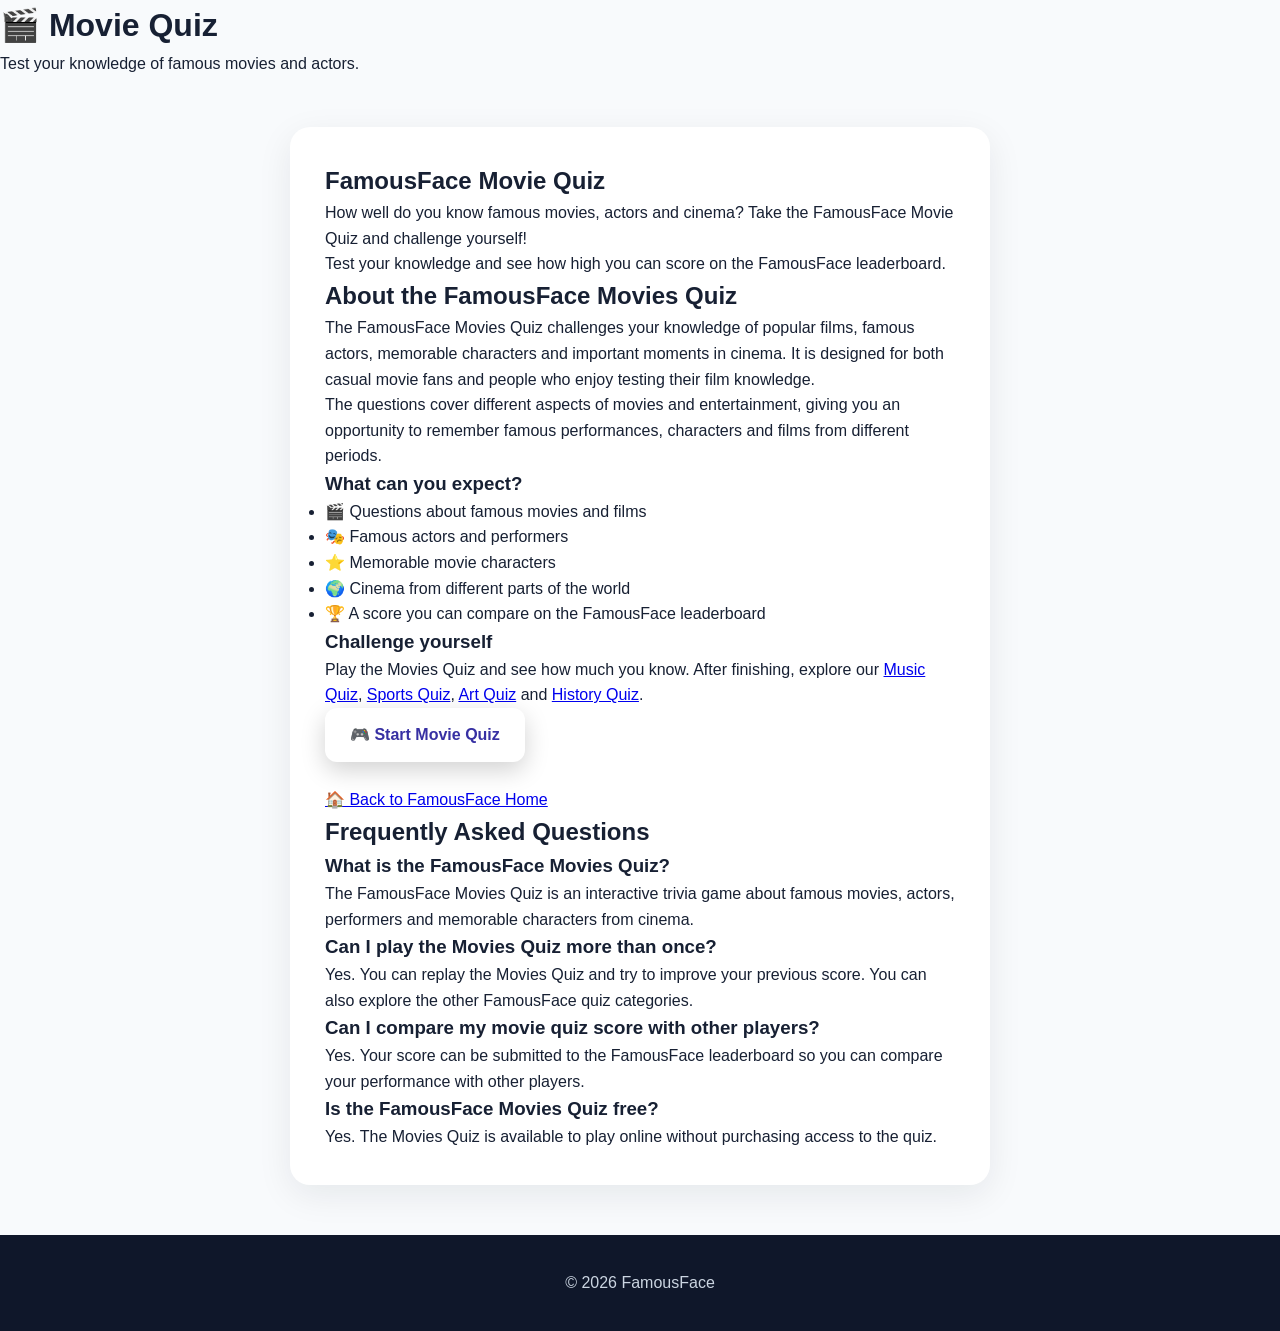
<file: movies-quiz.html>
<!DOCTYPE html>
<html lang="en">

<head>
   
    <!-- Google Analytics -->
    <script async src="https://www.googletagmanager.com/gtag/js?id=G-GF7KSBZF2E"></script>
    <script>
      window.dataLayer = window.dataLayer || [];
      function gtag(){dataLayer.push(arguments);}
      gtag('js', new Date());

      gtag('config', 'G-GF7KSBZF2E');
    </script>

    <!-- Basic SEO -->
    <meta charset="UTF-8">
    <meta name="viewport" content="width=device-width, initial-scale=1.0">

    <title>Movies Quiz - Famous Actors & Movies Trivia | FamousFace</title>

    <meta name="description"
          content="Test your knowledge of famous movies, actors and film characters with the FamousFace Movies Quiz. Play fun movie trivia and challenge yourself.">

    <meta name="robots"
          content="index, follow">

    <meta name="author"
          content="FamousFace">

    <link rel="canonical"
          href="https://blessia777.github.io/FamousFace/movies-quiz.html">

    <!-- Open Graph -->
    <meta property="og:type"
          content="website">

    <meta property="og:title"
          content="Movies Quiz - Famous Actors & Movies Trivia | FamousFace">

    <meta property="og:description"
          content="Challenge yourself with FamousFace movie trivia about famous actors, movies and film characters.">

    <meta property="og:url"
          content="https://blessia777.github.io/FamousFace/movies-quiz.html">

    <meta property="og:site_name"
          content="FamousFace">

    <!-- Twitter / X -->
    <meta name="twitter:card"
          content="summary">

    <meta name="twitter:title"
          content="Movies Quiz - Famous Actors & Movies Trivia">

    <meta name="twitter:description"
          content="Test your knowledge of famous movies, actors and film characters with FamousFace.">

    <meta name="theme-color"
          content="#1e88e5">

    <link rel="stylesheet" href="style.css">

<!-- Structured Data -->
<script type="application/ld+json">
{
  "@context": "https://schema.org",
  "@type": "Quiz",
  "name": "FamousFace Movies Quiz",
  "description": "Test your knowledge of famous movies, actors and film characters with the FamousFace Movies Quiz.",
  "url": "https://blessia777.github.io/FamousFace/movies-quiz.html",
  "educationalUse": "practice"
}
</script>
</head>

<body>

<header>
    <h1>🎬 Movie Quiz</h1>
    <p>Test your knowledge of famous movies and actors.</p>
</header>

<main class="quiz">

    <section>
        <h2>FamousFace Movie Quiz</h2>

        <p>
            How well do you know famous movies, actors and cinema?
            Take the FamousFace Movie Quiz and challenge yourself!
        </p>

        <p>
    Test your knowledge and see how high you can score
    on the FamousFace leaderboard.
</p>

<section class="quiz-info">

    <h2>About the FamousFace Movies Quiz</h2>

    <p>
        The FamousFace Movies Quiz challenges your knowledge of
        popular films, famous actors, memorable characters and
        important moments in cinema. It is designed for both
        casual movie fans and people who enjoy testing their
        film knowledge.
    </p>

    <p>
        The questions cover different aspects of movies and
        entertainment, giving you an opportunity to remember
        famous performances, characters and films from different
        periods.
    </p>

    <h3>What can you expect?</h3>

    <ul>
        <li>🎬 Questions about famous movies and films</li>
        <li>🎭 Famous actors and performers</li>
        <li>⭐ Memorable movie characters</li>
        <li>🌍 Cinema from different parts of the world</li>
        <li>🏆 A score you can compare on the FamousFace leaderboard</li>
    </ul>

    <h3>Challenge yourself</h3>

    <p>
        Play the Movies Quiz and see how much you know. After
        finishing, explore our
        <a href="music-quiz.html">Music Quiz</a>,
        <a href="sports-quiz.html">Sports Quiz</a>,
        <a href="art-quiz.html">Art Quiz</a> and
        <a href="history-quiz.html">History Quiz</a>.
    </p>

</section>

<a href="quiz.html?category=movies" class="primary-button">
    🎮 Start Movie Quiz
</a>
        <br><br>

        <a href="index.html">
            🏠 Back to FamousFace Home
        </a>
    </section>
   <section class="quiz-info">

    <h2>Frequently Asked Questions</h2>

    <h3>What is the FamousFace Movies Quiz?</h3>

    <p>
        The FamousFace Movies Quiz is an interactive trivia game
        about famous movies, actors, performers and memorable
        characters from cinema.
    </p>

    <h3>Can I play the Movies Quiz more than once?</h3>

    <p>
        Yes. You can replay the Movies Quiz and try to improve
        your previous score. You can also explore the other
        FamousFace quiz categories.
    </p>

    <h3>Can I compare my movie quiz score with other players?</h3>

    <p>
        Yes. Your score can be submitted to the FamousFace
        leaderboard so you can compare your performance with
        other players.
    </p>

    <h3>Is the FamousFace Movies Quiz free?</h3>

    <p>
        Yes. The Movies Quiz is available to play online without
        purchasing access to the quiz.
    </p>

</section>

</main>

<footer>
    <p>© 2026 FamousFace</p>
</footer>
   <script src="player-name.js"></script>

</body>
</html>
</file>
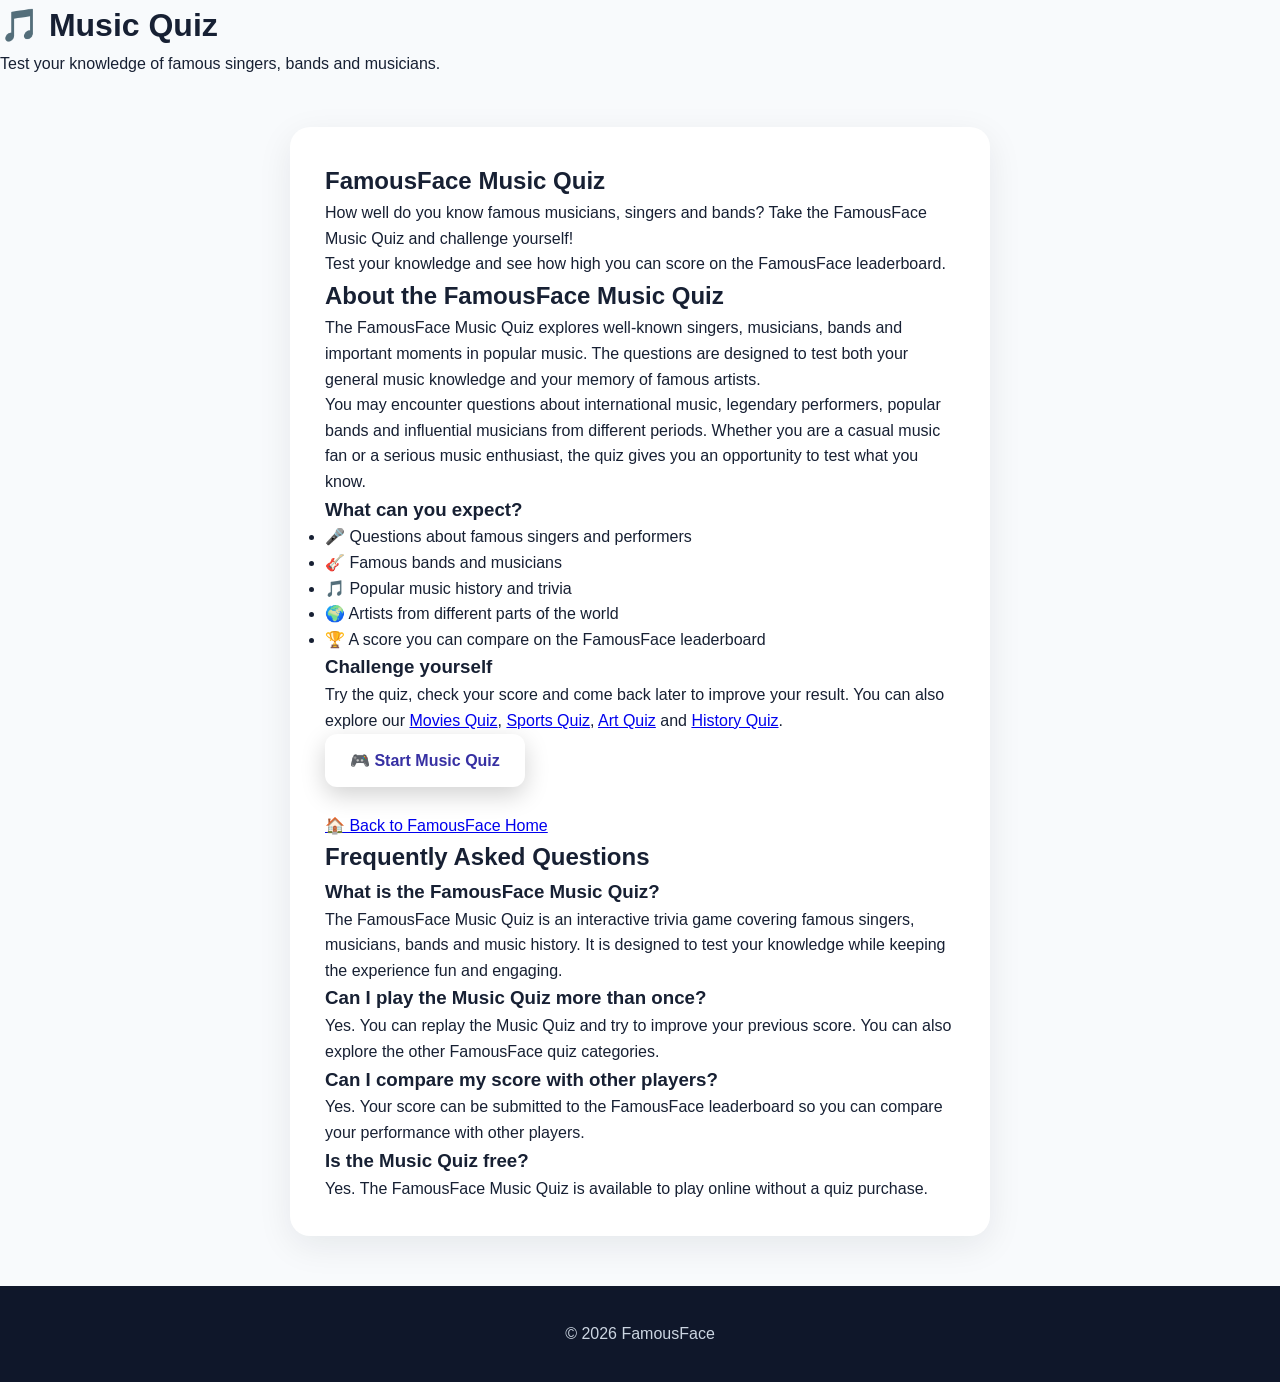
<file: music-quiz.html>
<!DOCTYPE html>
<html lang="en">

<head>
   
    <!-- Google Analytics -->
    <script async src="https://www.googletagmanager.com/gtag/js?id=G-GF7KSBZF2E"></script>
    <script>
      window.dataLayer = window.dataLayer || [];
      function gtag(){dataLayer.push(arguments);}
      gtag('js', new Date());

      gtag('config', 'G-GF7KSBZF2E');
    </script>

    <!-- Basic SEO -->
    <meta charset="UTF-8">
    <meta name="viewport" content="width=device-width, initial-scale=1.0">

    <title>Music Quiz - Famous Singers, Musicians & Bands | FamousFace</title>

    <meta name="description"
          content="Test your knowledge of famous singers, musicians and bands with the FamousFace Music Quiz. Answer fun music trivia questions and challenge yourself.">

    <meta name="robots"
          content="index, follow">

    <meta name="author"
          content="FamousFace">

    <link rel="canonical"
          href="https://blessia777.github.io/FamousFace/music-quiz.html">

    <!-- Open Graph -->
    <meta property="og:type"
          content="website">

    <meta property="og:title"
          content="Music Quiz - Famous Singers, Musicians & Bands | FamousFace">

    <meta property="og:description"
          content="Challenge yourself with FamousFace music trivia about singers, musicians and famous bands.">

    <meta property="og:url"
          content="https://blessia777.github.io/FamousFace/music-quiz.html">

    <meta property="og:site_name"
          content="FamousFace">

    <!-- Twitter / X -->
    <meta name="twitter:card"
          content="summary">

    <meta name="twitter:title"
          content="Music Quiz - Famous Singers, Musicians & Bands">

    <meta name="twitter:description"
          content="Test your knowledge of famous singers, musicians and bands with FamousFace.">

    <meta name="theme-color"
          content="#1e88e5">

    <link rel="stylesheet" href="style.css">
    <!-- Structured Data -->
<script type="application/ld+json">
{
  "@context": "https://schema.org",
  "@type": "Quiz",
  "name": "FamousFace Music Quiz",
  "description": "Test your knowledge of famous singers, musicians and bands with the FamousFace Music Quiz.",
  "url": "https://blessia777.github.io/FamousFace/music-quiz.html",
  "educationalUse": "practice"
}
</script>

</head>

<body>

<header>
    <h1>🎵 Music Quiz</h1>
    <p>Test your knowledge of famous singers, bands and musicians.</p>
</header>

<main class="quiz">

    <section>
        <h2>FamousFace Music Quiz</h2>

        <p>
            How well do you know famous musicians, singers and bands?
            Take the FamousFace Music Quiz and challenge yourself!
        </p>

        <p>
            Test your knowledge and see how high you can score on the
            FamousFace leaderboard.
        </p>
<section class="quiz-info">

    <h2>About the FamousFace Music Quiz</h2>

    <p>
        The FamousFace Music Quiz explores well-known singers,
        musicians, bands and important moments in popular music.
        The questions are designed to test both your general
        music knowledge and your memory of famous artists.
    </p>

    <p>
        You may encounter questions about international music,
        legendary performers, popular bands and influential
        musicians from different periods. Whether you are a
        casual music fan or a serious music enthusiast, the quiz
        gives you an opportunity to test what you know.
    </p>

    <h3>What can you expect?</h3>

    <ul>
        <li>🎤 Questions about famous singers and performers</li>
        <li>🎸 Famous bands and musicians</li>
        <li>🎵 Popular music history and trivia</li>
        <li>🌍 Artists from different parts of the world</li>
        <li>🏆 A score you can compare on the FamousFace leaderboard</li>
    </ul>

    <h3>Challenge yourself</h3>

    <p>
        Try the quiz, check your score and come back later to
        improve your result. You can also explore our
        <a href="movies-quiz.html">Movies Quiz</a>,
        <a href="sports-quiz.html">Sports Quiz</a>,
        <a href="art-quiz.html">Art Quiz</a> and
        <a href="history-quiz.html">History Quiz</a>.
    </p>

</section>

<a href="quiz.html?category=music" class="primary-button">
    🎮 Start Music Quiz
</a>
        <br><br>

        <a href="index.html">
            🏠 Back to FamousFace Home
        </a>
    </section>
   <section class="quiz-info">

    <h2>Frequently Asked Questions</h2>

    <h3>What is the FamousFace Music Quiz?</h3>

    <p>
        The FamousFace Music Quiz is an interactive trivia game
        covering famous singers, musicians, bands and music history.
        It is designed to test your knowledge while keeping the
        experience fun and engaging.
    </p>

    <h3>Can I play the Music Quiz more than once?</h3>

    <p>
        Yes. You can replay the Music Quiz and try to improve your
        previous score. You can also explore the other FamousFace
        quiz categories.
    </p>

    <h3>Can I compare my score with other players?</h3>

    <p>
        Yes. Your score can be submitted to the FamousFace
        leaderboard so you can compare your performance with other
        players.
    </p>

    <h3>Is the Music Quiz free?</h3>

    <p>
        Yes. The FamousFace Music Quiz is available to play online
        without a quiz purchase.
    </p>

   </section>
</main>

<footer>
    <p>© 2026 FamousFace</p>
</footer>
   <script src="player-name.js"></script>

</body>
</html>
</file>
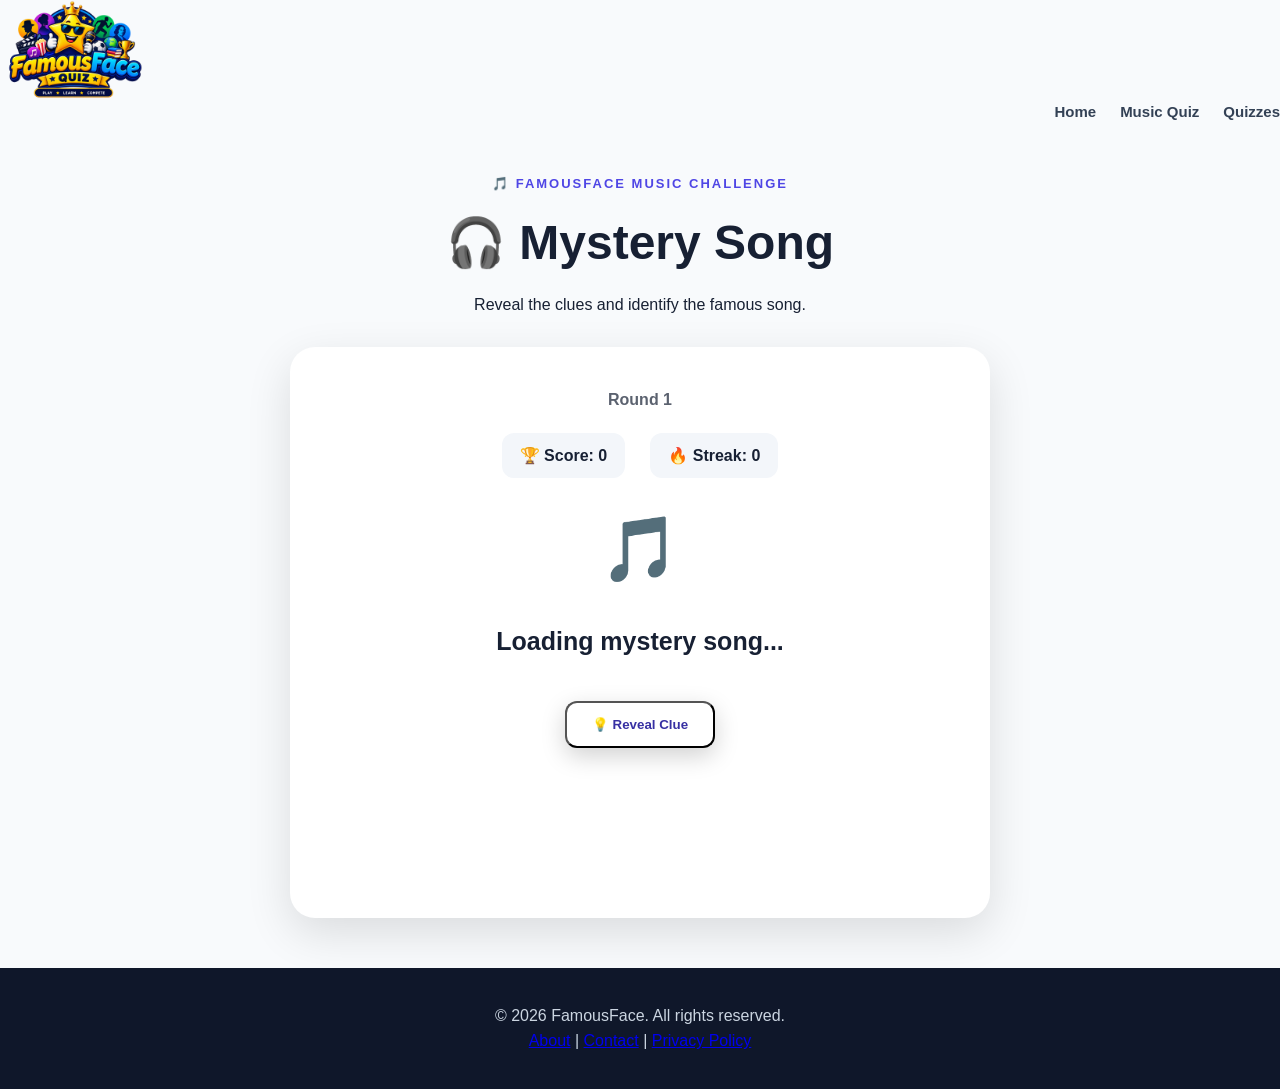
<file: mystery-song.html>
<!DOCTYPE html>
<html lang="en">

<head>

    <meta charset="UTF-8">
    <meta name="viewport" content="width=device-width, initial-scale=1.0">

    <title>FamousFace - Mystery Song</title>

    <meta name="description"
          content="Play FamousFace Mystery Song and identify famous songs from clues.">

    <link rel="stylesheet" href="style.css">

    <style>

        .mystery-song-page {
            max-width: 900px;
            margin: 0 auto;
            padding: 50px 20px;
        }

        .mystery-song-header {
            text-align: center;
            margin-bottom: 30px;
        }

        .mystery-song-header h1 {
            font-size: 3rem;
            margin: 10px 0;
        }

        .mystery-song-card {
            max-width: 700px;
            margin: auto;
            padding: 40px;
            border-radius: 25px;
            background: white;
            box-shadow: 0 15px 45px rgba(0,0,0,0.12);
            text-align: center;
        }

        .mystery-icon {
            font-size: 4rem;
            margin: 20px 0;
        }

        #round-label {
            font-weight: bold;
            opacity: 0.7;
        }

        .mystery-score {
            display: flex;
            justify-content: center;
            gap: 25px;
            margin: 20px 0;
            font-weight: bold;
        }

        .score-box {
            padding: 10px 18px;
            border-radius: 12px;
            background: #f3f6fa;
        }

        #clues {
            margin: 25px 0;
        }

        .mystery-clue {
            padding: 15px;
            margin: 12px 0;
            border-radius: 14px;
            background: #f4f7fb;
            text-align: left;
            animation: clueAppear 0.3s ease;
        }

        @keyframes clueAppear {
            from {
                opacity: 0;
                transform: translateY(8px);
            }

            to {
                opacity: 1;
                transform: translateY(0);
            }
        }

        #reveal-button {
            margin: 10px 0 25px;
        }

        #answers {
            display: grid;
            grid-template-columns: 1fr 1fr;
            gap: 14px;
            margin-top: 20px;
        }

        .mystery-answer {
            padding: 16px;
            border: 2px solid #ddd;
            border-radius: 14px;
            background: white;
            font-size: 1rem;
            cursor: pointer;
            transition: 0.2s;
        }

        .mystery-answer:hover:not(:disabled) {
            transform: translateY(-3px);
            box-shadow: 0 8px 20px rgba(0,0,0,0.12);
        }

        .mystery-answer:disabled {
            cursor: default;
            opacity: 0.8;
        }

        .correct-answer {
            font-weight: bold;
            border: 2px solid #22a447;
        }

        .wrong-answer {
            border: 2px solid #d93025;
        }

        #feedback {
            min-height: 35px;
            margin: 25px 0;
            font-weight: bold;
        }

        .points-earned {
            font-size: 1.3rem;
            font-weight: bold;
        }

        .streak-display {
            font-size: 1.1rem;
        }

        @media (max-width: 600px) {

            .mystery-song-page {
                padding: 35px 15px;
            }

            .mystery-song-header h1 {
                font-size: 2.2rem;
            }

            .mystery-song-card {
                padding: 25px 18px;
            }

            #answers {
                grid-template-columns: 1fr;
            }

            .mystery-score {
                flex-direction: column;
                gap: 8px;
            }

        }

    </style>

</head>

<body>

    <div class="logo">
        <img src="famousface-logo.png" alt="FamousFace Quiz">
    </div>

    <nav class="nav-links">

        <a href="index.html">Home</a>

        <a href="music-quiz.html">Music Quiz</a>

        <a href="index.html#categories">Quizzes</a>

    </nav>

    <main class="mystery-song-page">

        <section class="mystery-song-header">

            <p class="section-label">
                🎵 FAMOUSFACE MUSIC CHALLENGE
            </p>

            <h1>🎧 Mystery Song</h1>

            <p>
                Reveal the clues and identify the famous song.
            </p>

        </section>


        <section class="mystery-song-card">

            <div id="round-label">
                Round 1
            </div>


            <div class="mystery-score">

                <div class="score-box">
                    🏆 Score:
                    <span id="score">0</span>
                </div>

                <div class="score-box">
                    🔥 Streak:
                    <span id="streak">0</span>
                </div>

            </div>


            <div class="mystery-icon">
                🎵
            </div>


            <h2 id="question">
                Loading mystery song...
            </h2>


            <div id="clues"></div>


            <button
                id="reveal-button"
                class="primary-button"
                type="button">

                💡 Reveal Clue

            </button>


            <div id="answers"></div>


            <p id="feedback"></p>


            <button
                id="next-button"
                class="primary-button"
                type="button"
                style="display:none;">

                Next Song →

            </button>

        </section>

    </main>


    <footer>

        <p>
            © 2026 FamousFace. All rights reserved.
        </p>

        <p>

            <a href="about.html">About</a> |

            <a href="contact.html">Contact</a> |

            <a href="privacy.html">Privacy Policy</a>

        </p>

    </footer>


<script>


/* ==========================================
   MYSTERY SONG QUESTIONS
========================================== */

const mysterySongs = [

    {
        question:
            "Which famous song is strongly associated with Michael Jackson?",

        clues: [
            "👑 The artist was known as the King of Pop.",
            "🎤 The artist became one of the world's most famous entertainers.",
            "🕺 The song is one of his best-known hits."
        ],

        answers: [
            "Thriller",
            "Hello",
            "Shape of You",
            "Havana"
        ],

        correct: "Thriller"
    },


    {
        question:
            "Which song became a major worldwide hit for Adele?",

        clues: [
            "🇬🇧 The artist is a British singer.",
            "🎤 She is known for her powerful vocals.",
            "❤️ The song became an international hit."
        ],

        answers: [
            "Hello",
            "Thriller",
            "Havana",
            "Uptown Funk"
        ],

        correct: "Hello"
    },


    {
        question:
            "Which song is associated with a globally famous English singer-songwriter?",

        clues: [
            "🎤 The artist is known for international pop hits.",
            "🌍 The artist has performed around the world.",
            "🎵 The song became one of the artist's well-known hits."
        ],

        answers: [
            "Shape of You",
            "Thriller",
            "Hello",
            "Billie Jean"
        ],

        correct: "Shape of You"
    }

];


/* ==========================================
   GAME VARIABLES
========================================== */

let currentRound = 0;
let score = 0;
let streak = 0;
let currentClue = 0;
let roundFinished = false;
    /* ==========================================
   DAILY PROGRESS
========================================== */

const todayKey = new Date().toISOString().split("T")[0];

const savedDailyData =
    JSON.parse(localStorage.getItem("famousFaceDailySong")) || {
        lastPlayed: null,
        streak: 0,
        completed: false,
        score: 0
    };

let dailyStreak = savedDailyData.streak;


/* ==========================================
   SAVE DAILY RESULT
========================================== */

function saveDailyResult() {

    const previousDate =
        savedDailyData.lastPlayed;

    let newStreak =
        dailyStreak;


    if (previousDate === todayKey) {

        // Already completed today.
        newStreak = dailyStreak;

    } else if (previousDate) {

        const previous =
            new Date(previousDate);

        const today =
            new Date(todayKey);

        const difference =
            Math.round(
                (today - previous) /
                (1000 * 60 * 60 * 24)
            );


        if (difference === 1) {

            newStreak++;

        } else {

            newStreak = 1;

        }

    } else {

        newStreak = 1;

    }


    dailyStreak = newStreak;


    const dailyData = {

        lastPlayed: todayKey,

        streak: dailyStreak,

        completed: true,

        score: score

    };


    localStorage.setItem(
        "famousFaceDailySong",
        JSON.stringify(dailyData)
    );

}

/* ==========================================
   DAILY MYSTERY SONG
========================================== */

function getDailySongIndex() {

    const today = new Date();

    const year = today.getFullYear();
    const month = today.getMonth();
    const day = today.getDate();

    /*
       Create a number from today's date.
       This means everyone gets the same
       song on the same day.
    */

    const dateNumber =
        year * 10000 +
        (month + 1) * 100 +
        day;

    return dateNumber % mysterySongs.length;
}

const dailySongIndex =
    getDailySongIndex();

const dailySong =
    mysterySongs[dailySongIndex];

/* ==========================================
   PAGE ELEMENTS
========================================== */

const questionElement =
    document.getElementById("question");

const cluesElement =
    document.getElementById("clues");

const answersElement =
    document.getElementById("answers");

const feedbackElement =
    document.getElementById("feedback");

const nextButton =
    document.getElementById("next-button");

const revealButton =
    document.getElementById("reveal-button");

const roundLabel =
    document.getElementById("round-label");

const scoreElement =
    document.getElementById("score");

const streakElement =
    document.getElementById("streak");


/* ==========================================
   LOAD ROUND
========================================== */

function loadRound() {

   const song = dailySong;


    currentClue = 0;

    roundFinished = false;

roundLabel.textContent =
    "📅 Today's Mystery Song";
 

    questionElement.textContent =
        song.question;


    cluesElement.innerHTML = "";


    answersElement.innerHTML = "";


    feedbackElement.textContent = "";


    nextButton.style.display =
        "none";


    revealButton.style.display =
        "inline-block";


    revealButton.disabled =
        false;


    revealButton.textContent =
        "💡 Reveal Clue";


    /* Create answer buttons */

    song.answers.forEach(answer => {

        const button =
            document.createElement("button");


        button.className =
            "mystery-answer";


        button.textContent =
            answer;


        button.addEventListener(
            "click",
            () => checkAnswer(answer)
        );


        answersElement.appendChild(button);

    });


    updateScoreDisplay();

}


/* ==========================================
   REVEAL CLUE
========================================== */

revealButton.addEventListener(
    "click",
    revealNextClue
);


function revealNextClue() {

    const song =
        mysterySongs[currentRound];


    if (currentClue >= song.clues.length) {

        revealButton.disabled =
            true;

        return;

    }


    const clueElement =
        document.createElement("p");


    clueElement.className =
        "mystery-clue";


    clueElement.textContent =
        `${currentClue + 1}. ${song.clues[currentClue]}`;


    cluesElement.appendChild(clueElement);


    currentClue++;


    if (currentClue === song.clues.length) {

        revealButton.textContent =
            "🔓 All Clues Revealed";

        revealButton.disabled =
            true;

    }

}


/* ==========================================
   CHECK ANSWER
========================================== */

function checkAnswer(answer) {

    if (roundFinished) {
        return;
    }


    const song =
        mysterySongs[currentRound];


    roundFinished = true;


    const buttons =
        document.querySelectorAll(
            ".mystery-answer"
        );


    buttons.forEach(button => {

        button.disabled = true;


        if (
            button.textContent ===
            song.correct
        ) {

            button.classList.add(
                "correct-answer"
            );

        }


        if (
            button.textContent === answer &&
            answer !== song.correct
        ) {

            button.classList.add(
                "wrong-answer"
            );

        }

    });


    if (answer === song.correct) {

        let points = 50;


        if (currentClue === 1) {

            points = 100;

        } else if (currentClue === 2) {

            points = 75;

        } else {

            points = 50;

        }


        score += points;


        streak++;


        feedbackElement.innerHTML =

            `🎉 Correct! ` +
            `<span class="points-earned">+${points} points</span>`;


    } else {

        streak = 0;


        feedbackElement.textContent =
            `❌ Not quite! The correct answer was "${song.correct}".`;

    }


    updateScoreDisplay();


    revealButton.style.display =
        "none";


    nextButton.style.display =
        "inline-block";

}


/* ==========================================
   SCORE DISPLAY
========================================== */

function updateScoreDisplay() {

    scoreElement.textContent =
        score;


    streakElement.textContent =
        streak;

}


/* ==========================================
   NEXT ROUND
========================================== */

nextButton.addEventListener(
    "click",
    () => {

        showFinalResult();

    }
);
    //SAVE SCORE TO SUPABASE
async function saveDailyMysteryScore() {

    try {

        /*
         * We use the same Supabase configuration
         * already used by FamousFace.
         */

        const playerName =
            localStorage.getItem("famousFacePlayerName") ||
            "Anonymous";


        const response = await fetch(
            `${SUPABASE_URL}/rest/v1/scores`,
            {
                method: "POST",

                headers: {
                    "Content-Type": "application/json",
                    "apikey": SUPABASE_KEY,
                    "Authorization": `Bearer ${SUPABASE_KEY}`,
                    "Prefer": "return=minimal"
                },

                body: JSON.stringify({

                    player_name: playerName,

                    category: "mystery_song",

                    score: score,

                    total_questions: 1,

                    /*
                     * Maximum score is 100.
                     */

                    percentage: score,

                    daily_challenge: true

                })
            }
        );


        if (!response.ok) {

            const errorText =
                await response.text();

            console.error(
                "Daily Mystery Song Supabase error:",
                errorText
            );

            return;

        }


        console.log(
            "Daily Mystery Song score saved!"
        );


    } catch (error) {

        console.error(
            "Could not save Daily Mystery Song score:",
            error
        );

    }

}
```


/* ==========================================
   FINAL RESULT
========================================== */


function showFinalResult() {
saveDailyResult();
saveDailyMysteryScore();
    roundLabel.textContent =
        "📅 Daily Mystery Song Complete";
    const streakMessage =
    `🔥 Your Daily Streak: ${dailyStreak} day${dailyStreak === 1 ? "" : "s"}`;


    questionElement.textContent =
        `You scored ${score} points today!`;


    cluesElement.innerHTML = "";


    answersElement.innerHTML = "";


    revealButton.style.display =
        "none";


    nextButton.style.display =
        "inline-block";


    nextButton.textContent =
        "🔄 Play Today's Challenge Again";


    if (score >= 100) {

        feedbackElement.innerHTML =
            "🏆 AMAZING! You solved today's Mystery Song using the first clue!";

    } else if (score >= 75) {

        feedbackElement.innerHTML =
            "🔥 Great job! You solved today's Mystery Song!";

    } else {

        feedbackElement.innerHTML =
            "🎵 Good try! Come back tomorrow for a new Mystery Song!";

    }

}

/* ==========================================
   START GAME
========================================== */

loadRound();
<script src="supabase-config.js"></script>

</script>
    <script src="player-name.js"></script>

</body>

</html>
</file>
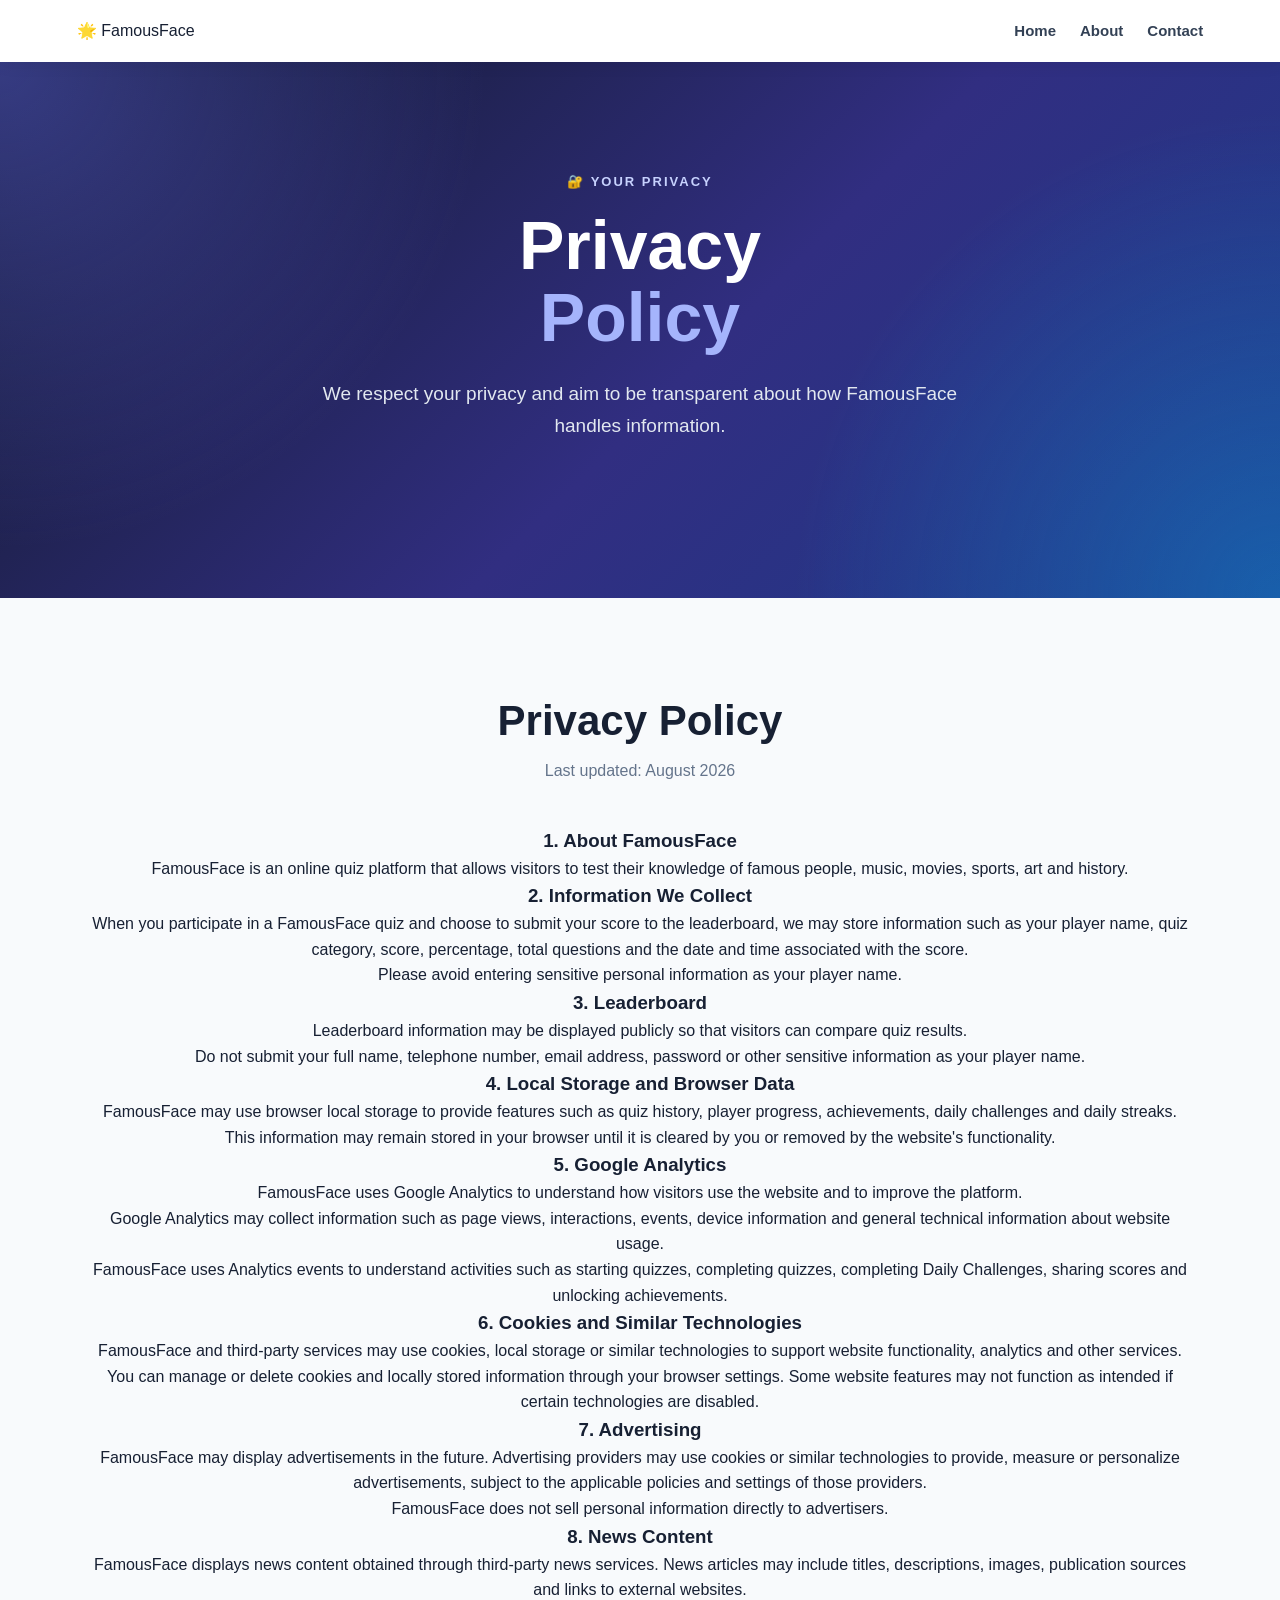
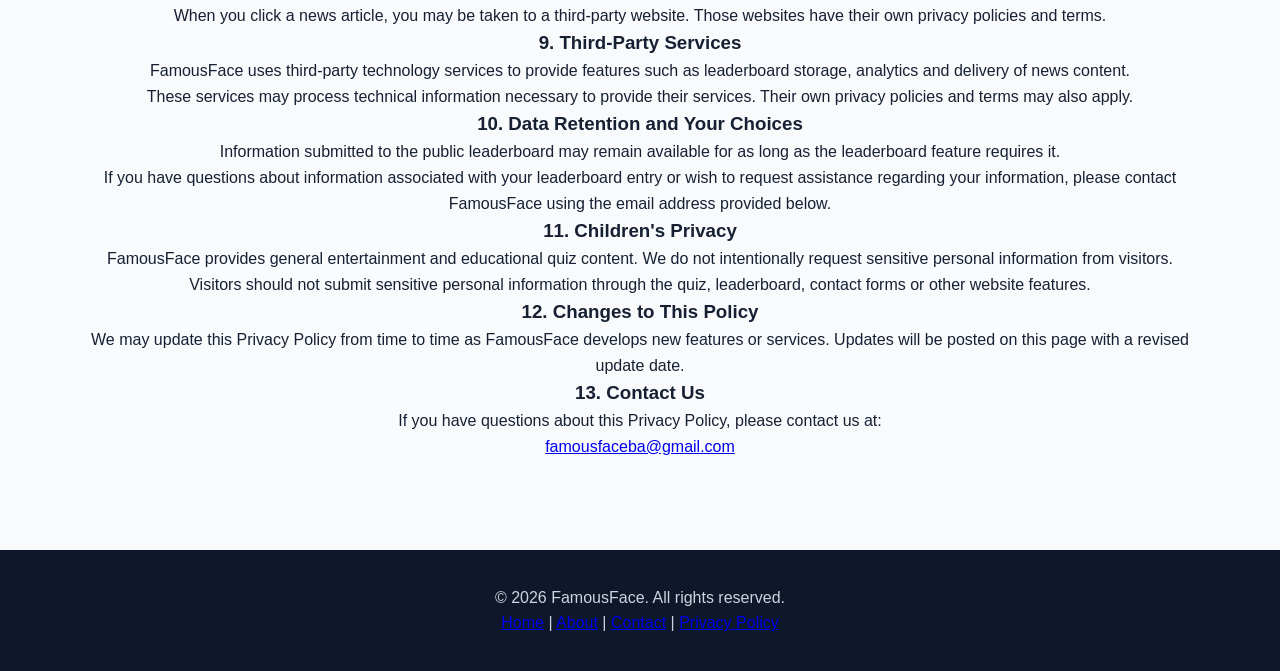
<file: privacy.html>
<!DOCTYPE html>
<html lang="en">

<head>
    <meta charset="UTF-8">
    <meta name="viewport" content="width=device-width, initial-scale=1.0">

    <title>Privacy Policy - FamousFace</title>

    <link rel="stylesheet" href="style.css">
</head>

<body>

    <nav class="navbar">

        <div class="logo">
            🌟 FamousFace
        </div>

        <div class="nav-links">
            <a href="index.html">Home</a>
            <a href="about.html">About</a>
            <a href="contact.html">Contact</a>
        </div>

    </nav>

    <header class="hero">

        <div class="hero-content">

            <p class="hero-label">🔐 YOUR PRIVACY</p>

            <h1>
                Privacy <span>Policy</span>
            </h1>

            <p class="hero-description">
                We respect your privacy and aim to be transparent
                about how FamousFace handles information.
            </p>

        </div>

    </header>

    <main>

        <section class="quiz-section">

    <h2>Privacy Policy</h2>

    <p class="section-description">
        Last updated: August 2026
    </p>

    <h3>1. About FamousFace</h3>

    <p>
        FamousFace is an online quiz platform that allows visitors
        to test their knowledge of famous people, music, movies,
        sports, art and history.
    </p>

    <h3>2. Information We Collect</h3>

    <p>
        When you participate in a FamousFace quiz and choose to
        submit your score to the leaderboard, we may store information
        such as your player name, quiz category, score, percentage,
        total questions and the date and time associated with the score.
    </p>

    <p>
        Please avoid entering sensitive personal information as your
        player name.
    </p>

    <h3>3. Leaderboard</h3>

    <p>
        Leaderboard information may be displayed publicly so that
        visitors can compare quiz results.
    </p>

    <p>
        Do not submit your full name, telephone number, email address,
        password or other sensitive information as your player name.
    </p>

    <h3>4. Local Storage and Browser Data</h3>

    <p>
        FamousFace may use browser local storage to provide features
        such as quiz history, player progress, achievements, daily
        challenges and daily streaks.
    </p>

    <p>
        This information may remain stored in your browser until it
        is cleared by you or removed by the website's functionality.
    </p>

    <h3>5. Google Analytics</h3>

    <p>
        FamousFace uses Google Analytics to understand how visitors
        use the website and to improve the platform.
    </p>

    <p>
        Google Analytics may collect information such as page views,
        interactions, events, device information and general technical
        information about website usage.
    </p>

    <p>
        FamousFace uses Analytics events to understand activities such
        as starting quizzes, completing quizzes, completing Daily
        Challenges, sharing scores and unlocking achievements.
    </p>

    <h3>6. Cookies and Similar Technologies</h3>

    <p>
        FamousFace and third-party services may use cookies, local
        storage or similar technologies to support website functionality,
        analytics and other services.
    </p>

    <p>
        You can manage or delete cookies and locally stored information
        through your browser settings. Some website features may not
        function as intended if certain technologies are disabled.
    </p>

    <h3>7. Advertising</h3>

    <p>
        FamousFace may display advertisements in the future.
        Advertising providers may use cookies or similar technologies
        to provide, measure or personalize advertisements, subject to
        the applicable policies and settings of those providers.
    </p>

    <p>
        FamousFace does not sell personal information directly to
        advertisers.
    </p>

    <h3>8. News Content</h3>

    <p>
        FamousFace displays news content obtained through third-party
        news services. News articles may include titles, descriptions,
        images, publication sources and links to external websites.
    </p>

    <p>
        When you click a news article, you may be taken to a
        third-party website. Those websites have their own privacy
        policies and terms.
    </p>

    <h3>9. Third-Party Services</h3>

    <p>
        FamousFace uses third-party technology services to provide
        features such as leaderboard storage, analytics and delivery
        of news content.
    </p>

    <p>
        These services may process technical information necessary
        to provide their services. Their own privacy policies and
        terms may also apply.
    </p>

    <h3>10. Data Retention and Your Choices</h3>

    <p>
        Information submitted to the public leaderboard may remain
        available for as long as the leaderboard feature requires it.
    </p>

    <p>
        If you have questions about information associated with your
        leaderboard entry or wish to request assistance regarding
        your information, please contact FamousFace using the email
        address provided below.
    </p>

    <h3>11. Children's Privacy</h3>

    <p>
        FamousFace provides general entertainment and educational quiz
        content. We do not intentionally request sensitive personal
        information from visitors.
    </p>

    <p>
        Visitors should not submit sensitive personal information
        through the quiz, leaderboard, contact forms or other website
        features.
    </p>

    <h3>12. Changes to This Policy</h3>

    <p>
        We may update this Privacy Policy from time to time as
        FamousFace develops new features or services. Updates will
        be posted on this page with a revised update date.
    </p>

    <h3>13. Contact Us</h3>

    <p>
        If you have questions about this Privacy Policy, please
        contact us at:
    </p>

    <p>
        <a href="mailto:famousfaceba@gmail.com">
            famousfaceba@gmail.com
        </a>
    </p>

        </section>

    </main>

    <footer>

        <p>© 2026 FamousFace. All rights reserved.</p>

        <p>
            <a href="index.html">Home</a> |
            <a href="about.html">About</a> |
            <a href="contact.html">Contact</a> |
            <a href="privacy.html">Privacy Policy</a>
        </p>

    </footer>

</body>

</html>
</file>
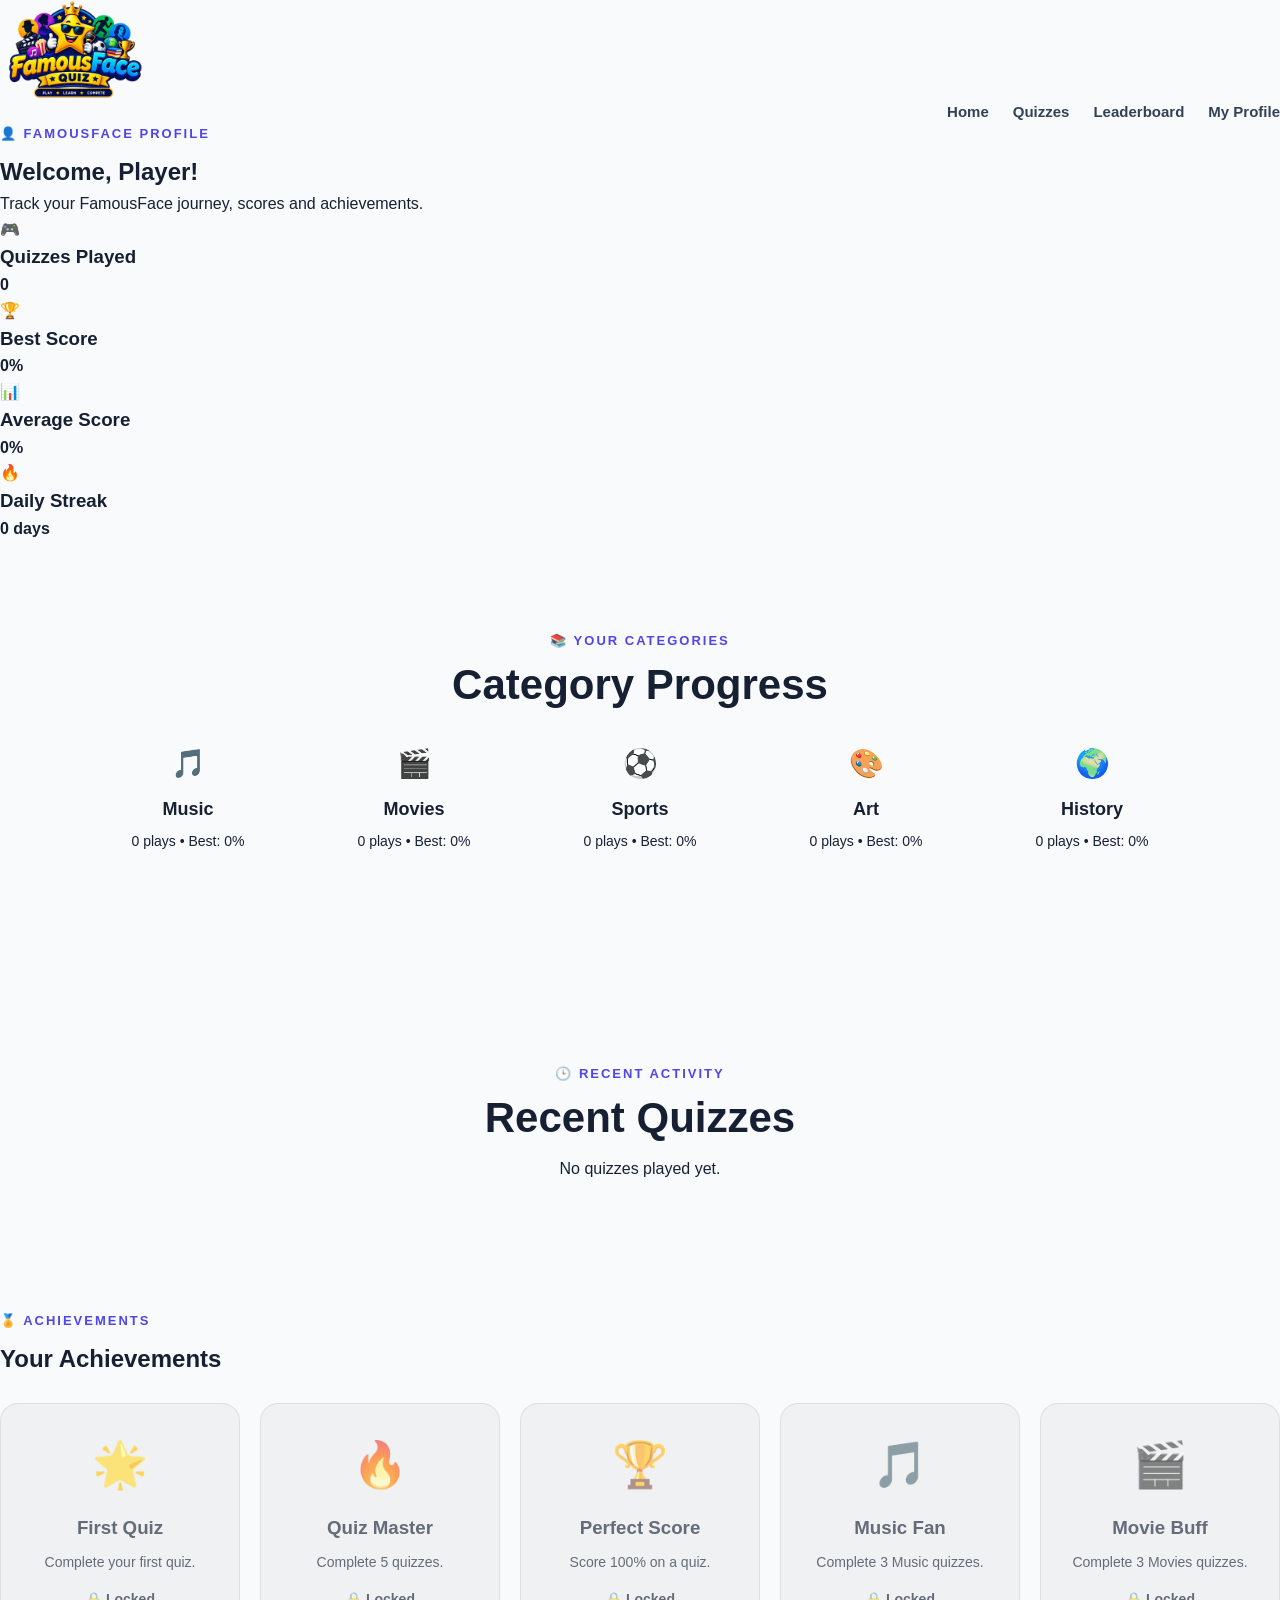
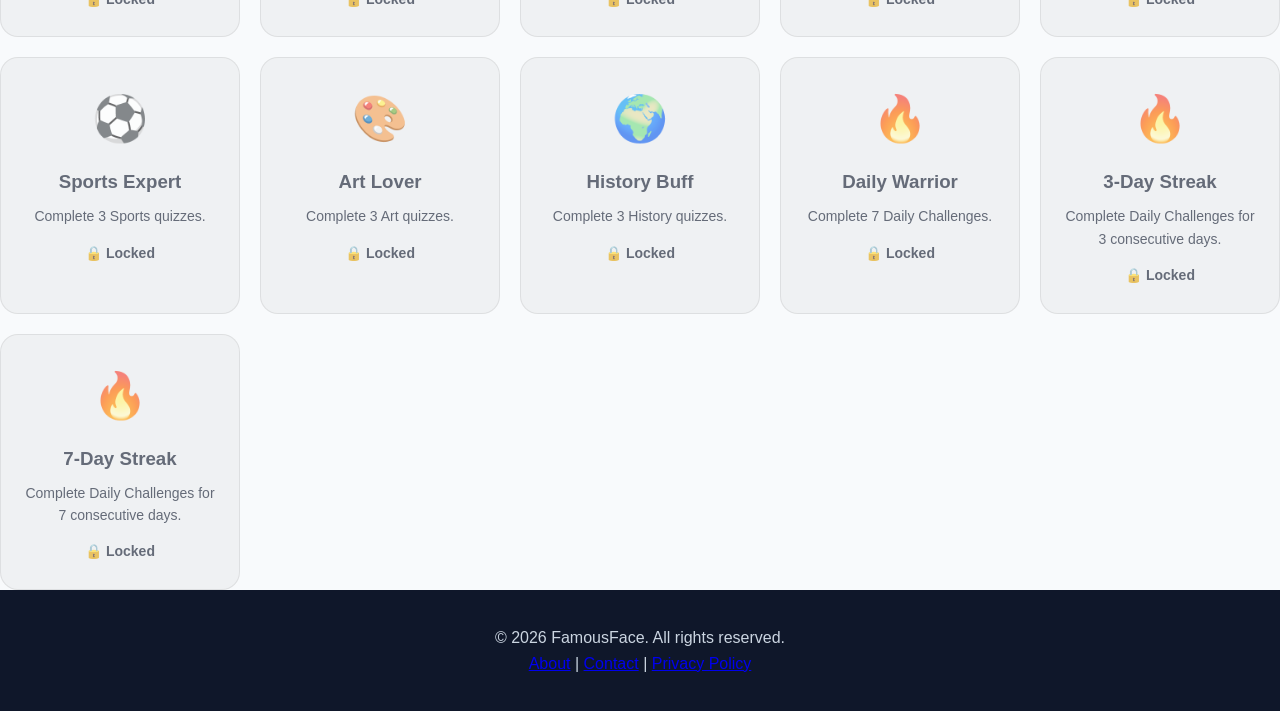
<file: profile.html>
<!DOCTYPE html>
<html lang="en">

<head>
    <meta charset="UTF-8">
    <meta name="viewport" content="width=device-width, initial-scale=1.0">

    <title>My Profile - FamousFace</title>

    <meta name="description"
          content="View your FamousFace quiz profile, scores, achievements and progress.">

    <link rel="stylesheet" href="style.css">
</head>

<body>

    <div class="logo">
        <img src="famousface-logo.png" alt="FamousFace Quiz">
    </div>

    <nav class="nav-links">
        <a href="index.html">Home</a>
        <a href="index.html#categories">Quizzes</a>
        <a href="index.html#leaderboard">Leaderboard</a>
        <a href="profile.html">My Profile</a>
    </nav>

    <main class="profile-page">

        <section class="profile-header">

            <p class="section-label">👤 FAMOUSFACE PROFILE</p>

            <h1>Welcome, <span id="profile-name">Player</span>!</h1>

            <p>
                Track your FamousFace journey, scores and achievements.
            </p>

        </section>

        <!-- Main statistics -->

        <section class="progress-section">

            <div class="progress-cards">

                <div class="progress-card">
                    <span class="progress-icon">🎮</span>
                    <h3>Quizzes Played</h3>
                    <strong id="profile-quizzes">0</strong>
                </div>

                <div class="progress-card">
                    <span class="progress-icon">🏆</span>
                    <h3>Best Score</h3>
                    <strong id="profile-best">0%</strong>
                </div>

                <div class="progress-card">
                    <span class="progress-icon">📊</span>
                    <h3>Average Score</h3>
                    <strong id="profile-average">0%</strong>
                </div>

                <div class="progress-card">
                    <span class="progress-icon">🔥</span>
                    <h3>Daily Streak</h3>
                    <strong id="profile-streak">0 days</strong>
                </div>

            </div>

        </section>

        <!-- Category progress -->

        <section class="quiz-section">

            <p class="section-label">📚 YOUR CATEGORIES</p>

            <h2>Category Progress</h2>

            <div class="category-progress-grid">

                <div class="category-progress-card">
                    <span>🎵</span>
                    <strong>Music</strong>
                    <p id="profile-music">0 plays • Best: 0%</p>
                </div>

                <div class="category-progress-card">
                    <span>🎬</span>
                    <strong>Movies</strong>
                    <p id="profile-movies">0 plays • Best: 0%</p>
                </div>

                <div class="category-progress-card">
                    <span>⚽</span>
                    <strong>Sports</strong>
                    <p id="profile-sports">0 plays • Best: 0%</p>
                </div>

                <div class="category-progress-card">
                    <span>🎨</span>
                    <strong>Art</strong>
                    <p id="profile-art">0 plays • Best: 0%</p>
                </div>

                <div class="category-progress-card">
                    <span>🌍</span>
                    <strong>History</strong>
                    <p id="profile-history">0 plays • Best: 0%</p>
                </div>

            </div>

        </section>

        <!-- Recent quizzes -->

        <section class="quiz-section">

            <p class="section-label">🕒 RECENT ACTIVITY</p>

            <h2>Recent Quizzes</h2>

            <div id="recent-quizzes">
                <p>No quizzes played yet.</p>
            </div>

        </section>

        <!-- Achievements -->

        <section class="achievements-section">

            <p class="section-label">🏅 ACHIEVEMENTS</p>

            <h2>Your Achievements</h2>

            <div id="profile-achievements"
                 class="achievements-grid">

                <p>Loading achievements...</p>

            </div>

        </section>

    </main>

    <footer>

        <p>© 2026 FamousFace. All rights reserved.</p>

        <p>
            <a href="about.html">About</a> |
            <a href="contact.html">Contact</a> |
            <a href="privacy.html">Privacy Policy</a>
        </p>

    </footer>

<script>

document.addEventListener("DOMContentLoaded", function () {

    /* =========================
       PLAYER NAME
    ========================= */

    const playerName =
        localStorage.getItem("famousFacePlayerName") ||
        "Player";

    document.getElementById("profile-name")
        .textContent = playerName;


    /* =========================
       QUIZ HISTORY
    ========================= */

    let quizHistory = [];

    try {

        quizHistory =
            JSON.parse(
                localStorage.getItem(
                    "famousFaceQuizHistory"
                )
            ) || [];

    } catch (error) {

        console.error(
            "Could not read quiz history:",
            error
        );

    }


    /* =========================
       BASIC STATISTICS
    ========================= */

    const totalQuizzes =
        quizHistory.length;

    const percentages =
        quizHistory
            .map(quiz => Number(quiz.percentage))
            .filter(Number.isFinite);

    const bestScore =
        percentages.length
            ? Math.max(...percentages)
            : 0;

    const averageScore =
        percentages.length
            ? Math.round(
                percentages.reduce(
                    (sum, value) => sum + value,
                    0
                ) / percentages.length
            )
            : 0;


    document.getElementById(
        "profile-quizzes"
    ).textContent = totalQuizzes;

    document.getElementById(
        "profile-best"
    ).textContent = `${bestScore}%`;

    document.getElementById(
        "profile-average"
    ).textContent = `${averageScore}%`;


    /* =========================
       CATEGORY STATISTICS
    ========================= */

    const categories = [
        "music",
        "movies",
        "sports",
        "art",
        "history"
    ];

    categories.forEach(function (category) {

        const categoryResults =
            quizHistory.filter(
                quiz =>
                    quiz.category === category
            );

        const scores =
            categoryResults
                .map(
                    quiz =>
                        Number(quiz.percentage)
                )
                .filter(
                    Number.isFinite
                );

        const best =
            scores.length
                ? Math.max(...scores)
                : 0;

        const element =
            document.getElementById(
                `profile-${category}`
            );

        if (element) {

            element.textContent =
                `${categoryResults.length} plays • Best: ${best}%`;

        }

    });


    /* =========================
       DAILY STREAK
    ========================= */

    const dailyHistory =
        quizHistory.filter(
            quiz =>
                quiz.dailyChallenge === true
        );

    function calculateDailyStreak(history) {

        if (!history.length) return 0;

        const dates = [
            ...new Set(
                history
                    .map(
                        quiz => quiz.date
                    )
                    .filter(Boolean)
            )
        ].sort().reverse();

        if (!dates.length) return 0;

        const today =
            new Date()
                .toISOString()
                .split("T")[0];

        if (dates[0] !== today) return 0;

        let streak = 0;

        for (
            let i = 0;
            i < dates.length;
            i++
        ) {

            const expectedDate =
                new Date();

            expectedDate.setDate(
                expectedDate.getDate() - i
            );

            const expected =
                expectedDate
                    .toISOString()
                    .split("T")[0];

            if (dates[i] === expected) {

                streak++;

            } else {

                break;

            }

        }

        return streak;

    }

    const dailyStreak =
        calculateDailyStreak(
            dailyHistory
        );

    document.getElementById(
        "profile-streak"
    ).textContent =
        `${dailyStreak} days`;


    /* =========================
       RECENT QUIZZES
    ========================= */

    const recentContainer =
        document.getElementById(
            "recent-quizzes"
        );

    if (quizHistory.length > 0) {

        recentContainer.innerHTML = "";

        const recent =
            [...quizHistory]
                .reverse()
                .slice(0, 5);

        recent.forEach(function (quiz) {

            const row =
                document.createElement("div");

            row.className =
                "leaderboard-row";

            row.innerHTML = `
                <span>
                    ${quiz.category || "Quiz"}
                </span>

                <span>
                    ${quiz.score || 0}/${quiz.total || 0}
                </span>

                <strong>
                    ${quiz.percentage || 0}%
                </strong>
            `;

            recentContainer.appendChild(row);

        });

    }


    /* =========================
       ACHIEVEMENTS
    ========================= */

    const achievementsContainer =
        document.getElementById(
            "profile-achievements"
        );

    let unlockedAchievements = [];

    try {

        unlockedAchievements =
            JSON.parse(
                localStorage.getItem(
                    "famousFaceUnlockedAchievements"
                )
            ) || [];

    } catch (error) {

        unlockedAchievements = [];

    }


    const achievements = [

        {
            icon: "🌟",
            name: "First Quiz",
            description:
                "Complete your first quiz."
        },

        {
            icon: "🔥",
            name: "Quiz Master",
            description:
                "Complete 5 quizzes."
        },

        {
            icon: "🏆",
            name: "Perfect Score",
            description:
                "Score 100% on a quiz."
        },

        {
            icon: "🎵",
            name: "Music Fan",
            description:
                "Complete 3 Music quizzes."
        },

        {
            icon: "🎬",
            name: "Movie Buff",
            description:
                "Complete 3 Movies quizzes."
        },

        {
            icon: "⚽",
            name: "Sports Expert",
            description:
                "Complete 3 Sports quizzes."
        },

        {
            icon: "🎨",
            name: "Art Lover",
            description:
                "Complete 3 Art quizzes."
        },

        {
            icon: "🌍",
            name: "History Buff",
            description:
                "Complete 3 History quizzes."
        },

        {
            icon: "🔥",
            name: "Daily Warrior",
            description:
                "Complete 7 Daily Challenges."
        },

        {
            icon: "🔥",
            name: "3-Day Streak",
            description:
                "Complete Daily Challenges for 3 consecutive days."
        },

        {
            icon: "🔥",
            name: "7-Day Streak",
            description:
                "Complete Daily Challenges for 7 consecutive days."
        }

    ];


    achievementsContainer.innerHTML = "";

    achievements.forEach(function (achievement) {

        const unlocked =
            unlockedAchievements.includes(
                achievement.name
            );

        const card =
            document.createElement("div");

        card.className =
            unlocked
                ? "achievement-card unlocked"
                : "achievement-card locked";

        card.innerHTML = `
            <div class="achievement-icon">
                ${achievement.icon}
            </div>

            <h3>
                ${achievement.name}
            </h3>

            <p>
                ${achievement.description}
            </p>

            <strong>
                ${
                    unlocked
                        ? "✅ Unlocked"
                        : "🔒 Locked"
                }
            </strong>
        `;

        achievementsContainer.appendChild(card);

    });

});

</script>

</body>
</html>
</file>
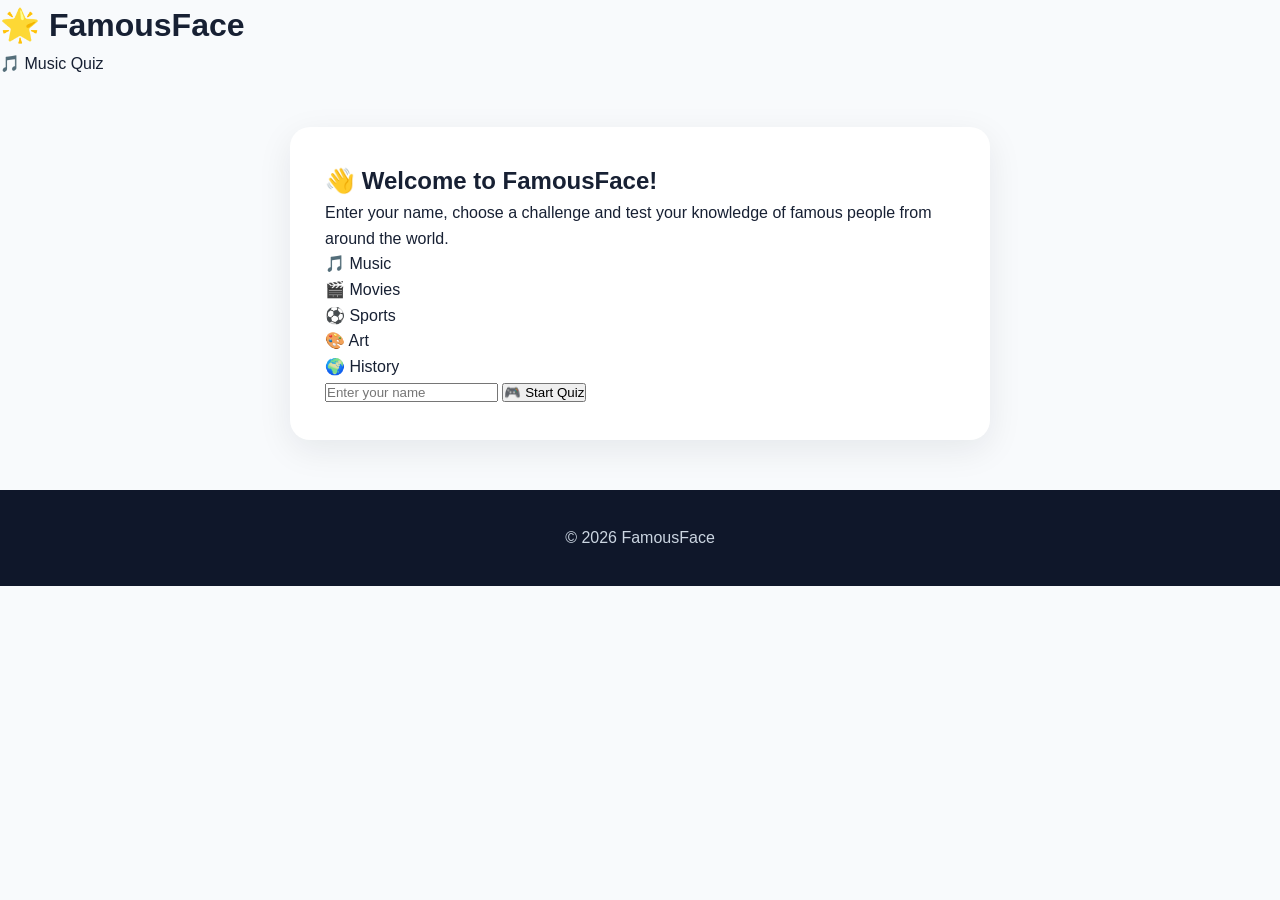
<file: quiz.html>
<!DOCTYPE html>
<html lang="en">
<head>
   
   <!-- Google Analytics -->
<script async src="https://www.googletagmanager.com/gtag/js?id=G-GF7KSBZF2E"></script>
<script>
  window.dataLayer = window.dataLayer || [];
  function gtag(){dataLayer.push(arguments);}

  gtag('js', new Date());

 gtag('config', 'G-GF7KSBZF2E', {
    debug_mode: true
});
</script>
    <meta charset="UTF-8">
    <meta name="viewport" content="width=device-width, initial-scale=1.0">

    <!-- SEO -->
    <title>FamousFace - Famous People Quiz | Trivia & Daily Challenges</title>

    <meta name="description"
          content="Test your knowledge with FamousFace famous people quizzes. Guess celebrities, musicians, actors, athletes and other famous personalities.">

    <meta name="robots" content="index, follow">

    <link rel="canonical"
          href="https://blessia777.github.io/FamousFace/quiz.html">

    <!-- Open Graph / Facebook -->
    <meta property="og:title"
          content="FamousFace - Famous People Quiz">

    <meta property="og:description"
          content="Test your knowledge of famous people with fun quizzes covering music, movies, sports, history and more.">

    <meta property="og:type" content="website">

    <meta property="og:url"
          content="https://blessia777.github.io/FamousFace/quiz.html">

    <!-- Twitter / X -->
    <meta name="twitter:card" content="summary">

    <meta name="twitter:title"
          content="FamousFace - Famous People Quiz">

    <meta name="twitter:description"
          content="Challenge yourself with FamousFace quizzes about famous people, celebrities, music, movies, sports and history.">

    <link rel="stylesheet" href="style.css">
</head>


<body>

<header>
    <h1>🌟 FamousFace</h1>
    <p>🎯 Famous People Quiz</p>
</header>

<main class="quiz">

    <!-- Player Registration -->
    <section id="playerRegistration">
        <h2>👋 Welcome to FamousFace!</h2>

        <p>
    Enter your name, choose a challenge and test your knowledge
    of famous people from around the world.
</p>
       <div class="quiz-introduction">

    <p>🎵 Music</p>
    <p>🎬 Movies</p>
    <p>⚽ Sports</p>
    <p>🎨 Art</p>
    <p>🌍 History</p>

</div>

        <input
            type="text"
            id="playerName"
            placeholder="Enter your name"
            maxlength="30"
            autocomplete="name"
        >

        <button id="startButton">
            🎮 Start Quiz
        </button>

        <p id="nameError"></p>
    </section>

    <!-- Quiz Area -->
    <section id="quizArea" style="display:none;">

    <div class="quiz-header">

        <p id="playerWelcome"></p>

    <div class="quiz-progress">

    <span id="questionProgress">
        Question 1
    </span>

    <div class="quiz-progress-bar">
        <div
            id="quiz-progress-fill"
            class="quiz-progress-fill">
        </div>
    </div>

</div>
    </div>

    <div class="quiz-question-card">

        <h2 id="question">
            Question goes here
        </h2>

        <div id="answers"></div>

    </div>

    <button id="nextButton" class="primary-button">
        Next Question →
    </button>

    <div id="result"></div>

</section>
</main>

<footer>
    <p>© 2026 FamousFace</p>
</footer>

<script src="supabase-config.js"></script>
<script src="script.js"></script>

</body>
</html>
</file>
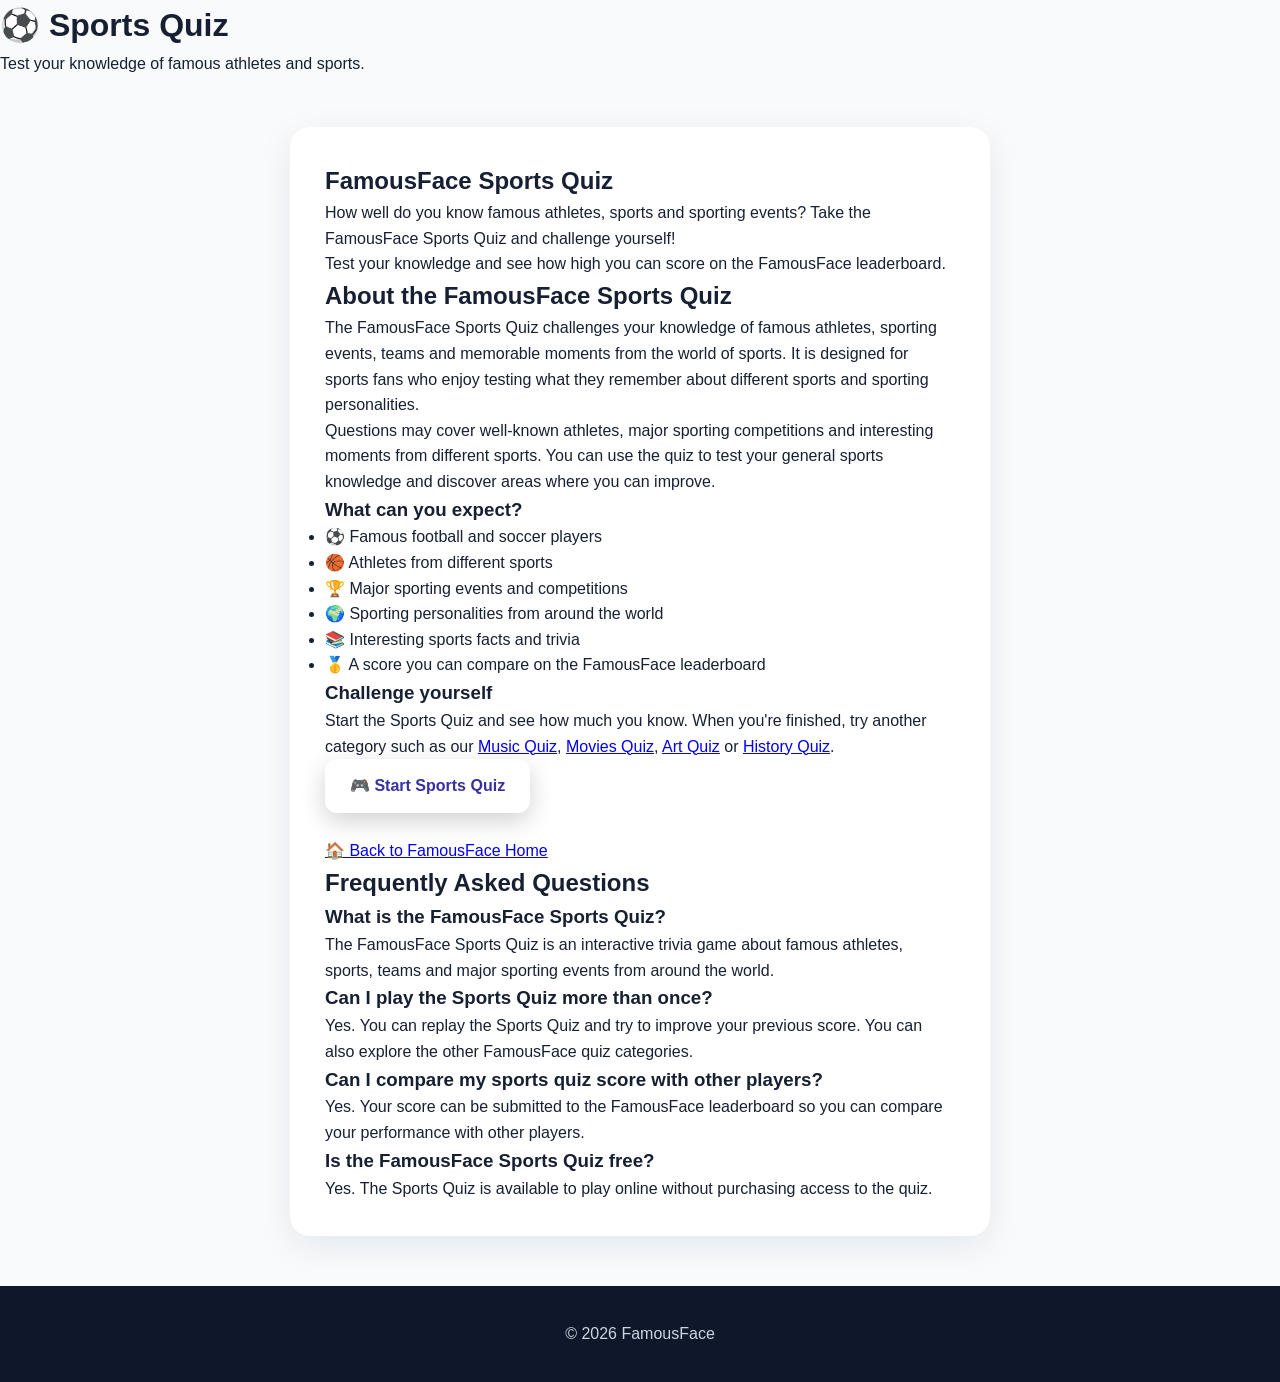
<file: sports-quiz.html>
<!DOCTYPE html>
<html lang="en">
<head>

    <!-- Google Analytics -->
    <script async src="https://www.googletagmanager.com/gtag/js?id=G-GF7KSBZF2E"></script>
    <script>
      window.dataLayer = window.dataLayer || [];
      function gtag(){dataLayer.push(arguments);}
      gtag('js', new Date());

      gtag('config', 'G-GF7KSBZF2E');
    </script>

    <!-- Basic SEO -->
    <meta charset="UTF-8">
    <meta name="viewport" content="width=device-width, initial-scale=1.0">

    <title>Sports Quiz - Famous Athletes & Sports Trivia | FamousFace</title>

    <meta name="description"
          content="Test your knowledge of famous athletes, sports and sporting events with the FamousFace Sports Quiz. Play fun sports trivia and challenge yourself.">

    <meta name="robots"
          content="index, follow">

    <meta name="author"
          content="FamousFace">

    <link rel="canonical"
          href="https://blessia777.github.io/FamousFace/sports-quiz.html">

    <!-- Open Graph -->
    <meta property="og:type"
          content="website">

    <meta property="og:title"
          content="Sports Quiz - Famous Athletes & Sports Trivia | FamousFace">

    <meta property="og:description"
          content="Challenge yourself with FamousFace sports trivia about famous athletes, sports and sporting events.">

    <meta property="og:url"
          content="https://blessia777.github.io/FamousFace/sports-quiz.html">

    <meta property="og:site_name"
          content="FamousFace">

    <!-- Twitter / X -->
    <meta name="twitter:card"
          content="summary">

    <meta name="twitter:title"
          content="Sports Quiz - Famous Athletes & Sports Trivia">

    <meta name="twitter:description"
          content="Test your knowledge of famous athletes, sports and sporting events with FamousFace.">

    <meta name="theme-color"
          content="#1e88e5">

    <link rel="stylesheet" href="style.css">
  <!-- Structured Data -->
<script type="application/ld+json">
{
  "@context": "https://schema.org",
  "@type": "Quiz",
  "name": "FamousFace Sports Quiz",
  "description": "Test your knowledge of famous athletes, sports and sporting events with the FamousFace Sports Quiz.",
  "url": "https://blessia777.github.io/FamousFace/sports-quiz.html",
  "educationalUse": "practice"
}
</script>  

</head>
<body>

<header>
    <h1>⚽ Sports Quiz</h1>
    <p>Test your knowledge of famous athletes and sports.</p>
</header>

<main class="quiz">

    <section>
        <h2>FamousFace Sports Quiz</h2>

        <p>
            How well do you know famous athletes, sports and sporting events?
            Take the FamousFace Sports Quiz and challenge yourself!
        </p>

        <p>
    Test your knowledge and see how high you can score
    on the FamousFace leaderboard.
</p>

<section class="quiz-info">

    <h2>About the FamousFace Sports Quiz</h2>

    <p>
        The FamousFace Sports Quiz challenges your knowledge of
        famous athletes, sporting events, teams and memorable
        moments from the world of sports. It is designed for
        sports fans who enjoy testing what they remember about
        different sports and sporting personalities.
    </p>

    <p>
        Questions may cover well-known athletes, major sporting
        competitions and interesting moments from different
        sports. You can use the quiz to test your general sports
        knowledge and discover areas where you can improve.
    </p>

    <h3>What can you expect?</h3>

    <ul>
        <li>⚽ Famous football and soccer players</li>
        <li>🏀 Athletes from different sports</li>
        <li>🏆 Major sporting events and competitions</li>
        <li>🌍 Sporting personalities from around the world</li>
        <li>📚 Interesting sports facts and trivia</li>
        <li>🥇 A score you can compare on the FamousFace leaderboard</li>
    </ul>

    <h3>Challenge yourself</h3>

    <p>
        Start the Sports Quiz and see how much you know. When
        you're finished, try another category such as our
        <a href="music-quiz.html">Music Quiz</a>,
        <a href="movies-quiz.html">Movies Quiz</a>,
        <a href="art-quiz.html">Art Quiz</a> or
        <a href="history-quiz.html">History Quiz</a>.
    </p>

</section>

<a href="quiz.html?category=sports" class="primary-button">
    🎮 Start Sports Quiz
</a>

        <br><br>

        <a href="index.html">
            🏠 Back to FamousFace Home
        </a>
    </section>
    <section class="quiz-info">

    <h2>Frequently Asked Questions</h2>

    <h3>What is the FamousFace Sports Quiz?</h3>

    <p>
        The FamousFace Sports Quiz is an interactive trivia game
        about famous athletes, sports, teams and major sporting
        events from around the world.
    </p>

    <h3>Can I play the Sports Quiz more than once?</h3>

    <p>
        Yes. You can replay the Sports Quiz and try to improve
        your previous score. You can also explore the other
        FamousFace quiz categories.
    </p>

    <h3>Can I compare my sports quiz score with other players?</h3>

    <p>
        Yes. Your score can be submitted to the FamousFace
        leaderboard so you can compare your performance with
        other players.
    </p>

    <h3>Is the FamousFace Sports Quiz free?</h3>

    <p>
        Yes. The Sports Quiz is available to play online without
        purchasing access to the quiz.
    </p>

</section>

</main>

<footer>
    <p>© 2026 FamousFace</p>
</footer>
    <script src="player-name.js"></script>

</body>
</html>
</file>
<file: style.css>
/* =========================================================
   FAMOUSFACE — PROFESSIONAL WEBSITE STYLE
   ========================================================= */

* {
    box-sizing: border-box;
    margin: 0;
    padding: 0;
}

html {
    scroll-behavior: smooth;
}

body {
    font-family: Arial, Helvetica, sans-serif;
    background: #f8fafc;
    color: #172033;
    line-height: 1.6;
}

/* =========================================================
   NAVIGATION
   ========================================================= */

.navbar {
    display: flex;
    justify-content: space-between;
    align-items: center;
    gap: 30px;
    padding: 18px 6%;
    background: rgba(255, 255, 255, 0.96);
    box-shadow: 0 2px 15px rgba(15, 23, 42, 0.08);
    position: sticky;
    top: 0;
    z-index: 1000;
}

.logo {
    display: flex;
    align-items: center;
}

.logo img {
    width: 150px;
    height: auto;
    display: block;

}
.nav-links {
    display: flex;
    align-items: center;
    justify-content: flex-end;
    gap: 24px;
}

.nav-links a {
    text-decoration: none;
    color: #334155;
    font-size: 15px;
    font-weight: 700;
    transition: color 0.2s ease;
}

.nav-links a:hover {
    color: #4f46e5;
}

/* =========================================================
   HERO
   ========================================================= */

.hero {
    padding: 110px 20px 120px;
    text-align: center;
    color: white;
    background:
        radial-gradient(circle at top left, rgba(99, 102, 241, 0.45), transparent 35%),
        radial-gradient(circle at bottom right, rgba(14, 165, 233, 0.35), transparent 35%),
        linear-gradient(135deg, #111827, #312e81 55%, #1e3a8a);
}

.hero-content {
    max-width: 850px;
    margin: auto;
}

.hero-label,
.section-label {
    font-size: 13px;
    font-weight: 800;
    letter-spacing: 2px;
    text-transform: uppercase;
}

.hero-label {
    color: #c7d2fe;
    margin-bottom: 18px;
}

.hero h1 {
    font-size: clamp(40px, 7vw, 68px);
    line-height: 1.05;
    margin: 0 0 25px;
    font-weight: 900;
}

.hero h1 span {
    display: block;
    color: #a5b4fc;
}

.hero-description {
    max-width: 680px;
    margin: 0 auto 35px;
    color: #e2e8f0;
    font-size: 19px;
    line-height: 1.7;
}

.hero-buttons {
    display: flex;
    justify-content: center;
    align-items: center;
    gap: 15px;
    flex-wrap: wrap;
}

.primary-button,
.secondary-button {
    display: inline-block;
    padding: 14px 25px;
    border-radius: 12px;
    text-decoration: none;
    font-weight: 800;
    transition: all 0.2s ease;
}

.primary-button {
    background: white;
    color: #3730a3;
    box-shadow: 0 8px 25px rgba(0, 0, 0, 0.18);
}

.secondary-button {
    border: 2px solid rgba(255, 255, 255, 0.75);
    color: white;
    background: rgba(255, 255, 255, 0.05);
}

.primary-button:hover,
.secondary-button:hover {
    transform: translateY(-3px);
}

/* =========================================================
   MAIN SECTIONS
   ========================================================= */

main {
    width: 100%;
}

.quiz-section,
.leaderboard-section,
.news-section {
    padding: 90px 20px;
}

.quiz-section {
    max-width: 1150px;
    margin: auto;
    text-align: center;
}

.section-label {
    color: #4f46e5;
    margin-bottom: 8px;
}

.quiz-section h2,
.leaderboard-section h2,
.news-section h2 {
    font-size: clamp(30px, 5vw, 42px);
    line-height: 1.2;
    margin: 8px 0 12px;
    color: #172033;
}

.section-description,
.news-section > p {
    color: #64748b;
    max-width: 650px;
    margin: 0 auto 42px;
}

/* =========================================================
   QUIZ CARDS
   ========================================================= */

.quiz-cards {
    display: grid;
    grid-template-columns: repeat(3, 1fr);
    gap: 22px;
    margin-top: 42px;
}

.quiz-card {
    display: block;
    padding: 30px;
    border-radius: 20px;
    text-align: left;
    text-decoration: none;
    color: #172033;
    background: white;
    border: 1px solid #e2e8f0;
    box-shadow: 0 8px 30px rgba(15, 23, 42, 0.07);
    transition: transform 0.25s ease, box-shadow 0.25s ease;
}

.quiz-card:hover {
    transform: translateY(-7px);
    box-shadow: 0 18px 40px rgba(15, 23, 42, 0.13);
}

.card-icon {
    width: 58px;
    height: 58px;
    display: flex;
    align-items: center;
    justify-content: center;
    margin-bottom: 20px;
    border-radius: 16px;
    background: #eef2ff;
    font-size: 30px;
}

.quiz-card h3 {
    font-size: 23px;
    margin-bottom: 8px;
}

.quiz-card p {
    min-height: 55px;
    color: #64748b;
    line-height: 1.6;
}

.quiz-card span {
    display: inline-block;
    margin-top: 18px;
    color: #4f46e5;
    font-weight: 800;
}

/* =========================================================
   DAILY CHALLENGE
   ========================================================= */

.daily-section {
    padding: 90px 20px;
    text-align: center;
    background: linear-gradient(135deg, #eef2ff, #f0f9ff);
}

.daily-content {
    max-width: 760px;
    margin: auto;
    padding: 50px 30px;
    background: white;
    border: 1px solid #e0e7ff;
    border-radius: 25px;
    box-shadow: 0 15px 45px rgba(79, 70, 229, 0.10);
}

.daily-content .section-label {
    color: #ea580c;
}

.daily-content h2 {
    font-size: clamp(30px, 5vw, 42px);
    margin: 10px 0 12px;
}

.daily-content p {
    color: #64748b;
    margin-bottom: 28px;
}

/* =========================================================
   LEADERBOARD
   ========================================================= */

.leaderboard-section {
    max-width: 850px;
    margin: auto;
    text-align: center;
}

.leaderboard {
    overflow: hidden;
    margin-top: 35px;
    background: white;
    border: 1px solid #e2e8f0;
    border-radius: 20px;
    box-shadow: 0 10px 35px rgba(15, 23, 42, 0.08);
}

.leaderboard-row {
    display: grid;
    grid-template-columns: 1fr 2fr 1fr;
    align-items: center;
    padding: 18px 25px;
    border-bottom: 1px solid #edf2f7;
}

.header-row {
    color: #475569;
    background: #f8fafc;
    font-size: 14px;
    font-weight: 800;
    text-transform: uppercase;
}

.leaderboard-row:last-child {
    border-bottom: none;
}

#leaderboard-list p {
    padding: 20px;
    color: #64748b;
}

/* =========================================================
   NEWS
   ========================================================= */

.news-section {
    max-width: 1150px;
    margin: auto;
    text-align: center;
}

.news-categories {
    display: flex;
    justify-content: center;
    gap: 12px;
    flex-wrap: wrap;
    margin: 30px 0 40px;
}

.news-categories button {
    padding: 11px 17px;
    border: 1px solid #cbd5e1;
    border-radius: 999px;
    background: white;
    color: #334155;
    font-weight: 700;
    cursor: pointer;
    transition: all 0.2s ease;
}

.news-categories button:hover {
    background: #eef2ff;
    border-color: #818cf8;
    color: #4338ca;
}

.news-container {
    display: grid;
    grid-template-columns: repeat(2, 1fr);
    gap: 22px;
    text-align: left;
}

.news-card {
    overflow: hidden;
    padding: 25px;
    border: 1px solid #e2e8f0;
    border-radius: 18px;
    background: white;
    box-shadow: 0 7px 25px rgba(15, 23, 42, 0.07);
    transition: transform 0.2s ease, box-shadow 0.2s ease;
}

.news-card:hover {
    transform: translateY(-4px);
    box-shadow: 0 14px 35px rgba(15, 23, 42, 0.12);
}

.news-card h3 {
    margin: 0 0 10px;
    line-height: 1.35;
}

.news-card p {
    color: #64748b;
}

.news-card a {
    display: inline-block;
    margin-top: 15px;
    color: #4f46e5;
    text-decoration: none;
    font-weight: 800;
}

/* =========================================================
   QUIZ PAGE
   ========================================================= */

.quiz {
    max-width: 700px;
    margin: 50px auto;
    padding: 35px;
    background: white;
    border-radius: 20px;
    box-shadow: 0 10px 35px rgba(15, 23, 42, 0.08);
}

#question {
    margin-bottom: 30px;
    font-size: 25px;
}

#answers {
    display: flex;
    flex-direction: column;
    gap: 14px;
}

#answers button {
    padding: 15px;
    border: 2px solid #e2e8f0;
    border-radius: 12px;
    background: white;
    color: #172033;
    font-size: 17px;
    cursor: pointer;
    transition: all 0.2s ease;
}

#answers button:hover {
    border-color: #818cf8;
    background: #eef2ff;
}

#result {
    margin-top: 30px;
    font-size: 20px;
    font-weight: 700;
}

/* =========================================================
   CATEGORY BUTTON
   ========================================================= */

.category-button {
    display: inline-block;
    padding: 18px 25px;
    border-radius: 12px;
    background: white;
    color: #222;
    text-decoration: none;
    font-size: 17px;
    box-shadow: 0 5px 15px rgba(0, 0, 0, 0.08);
}

/* =========================================================
   FOOTER
   ========================================================= */

footer {
    margin-top: 0;
    padding: 35px 20px;
    text-align: center;
    color: #cbd5e1;
    background: #0f172a;
}

footer p {
    margin: 0;
}

/* =========================================================
   RESPONSIVE DESIGN
   ========================================================= */

@media (max-width: 900px) {

    .quiz-cards {
        grid-template-columns: repeat(2, 1fr);
    }

    .navbar {
        padding: 18px 25px;
    }

    .nav-links {
        gap: 15px;
    }
}

@media (max-width: 700px) {

    .navbar {
        flex-direction: column;
        gap: 14px;
        padding: 18px 15px;
    }

    .nav-links {
        flex-wrap: wrap;
        justify-content: center;
        gap: 12px;
    }

    .hero {
        padding: 75px 18px 85px;
    }

    .hero-description {
        font-size: 17px;
    }

    .quiz-section,
    .leaderboard-section,
    .news-section,
    .daily-section {
        padding: 65px 15px;
    }

    .quiz-cards {
        grid-template-columns: 1fr;
    }

    .news-container {
        grid-template-columns: 1fr;
    }

    .daily-content {
        padding: 40px 22px;
    }
}

@media (max-width: 500px) {

    .logo {
        font-size: 22px;
    }

    .nav-links a {
        font-size: 13px;
    }

    .hero h1 {
        font-size: 38px;
    }

    .primary-button,
    .secondary-button {
        width: 100%;
        max-width: 300px;
    }

    .leaderboard-row {
        padding: 15px 12px;
        font-size: 14px;
    }

    #question {
        font-size: 21px;
    }

    .quiz {
        margin: 25px 15px;
        padding: 25px 18px;
    }
}
/* Extra mobile improvements */

@media (max-width: 600px) {

    body {
        overflow-x: hidden;
    }

    .navbar {
        padding: 15px;
    }

    .logo {
        font-size: 20px;
    }

    .nav-links {
        gap: 10px;
        font-size: 14px;
    }

    .hero {
        padding: 60px 15px;
    }

    .hero h1 {
        font-size: 34px;
    }

    .hero-description {
        font-size: 16px;
    }

    .hero-buttons {
        flex-direction: column;
        align-items: center;
    }

    .primary-button,
    .secondary-button {
        width: 80%;
        max-width: 280px;
    }

    .quiz-section,
    .leaderboard-section,
    .news-section {
        padding: 50px 15px;
    }

    .quiz-cards {
        grid-template-columns: 1fr;
    }

    .news-container {
        grid-template-columns: 1fr;
    }

    .news-card {
        padding: 18px;
    }

    .news-card img {
        max-width: 100%;
        height: auto;
    }

    .leaderboard-row {
        padding: 15px;
        font-size: 14px;
    }

    .daily-content {
        padding: 30px 20px;
    }

    .daily-content h2 {
        font-size: 30px;
    }
}
/* Category Progress Bars */

.category-progress {
    margin-top: 35px;
}

.category-progress h3 {
    margin-bottom: 20px;
}

.category-progress-grid {
    display: grid;
    grid-template-columns: repeat(auto-fit, minmax(200px, 1fr));
    gap: 20px;
}

.category-progress-card {
    padding: 20px;
    border-radius: 15px;
    background: rgba(255, 255, 255, 0.08);
}

.category-progress-card > span {
    font-size: 28px;
    display: block;
    margin-bottom: 8px;
}

.category-progress-card strong {
    display: block;
    font-size: 18px;
    margin-bottom: 6px;
}

.category-progress-card p {
    margin-bottom: 12px;
    font-size: 14px;
}

.progress-bar {
    width: 100%;
    height: 10px;
    border-radius: 10px;
    background: rgba(128, 128, 128, 0.25);
    overflow: hidden;
}

.progress-fill {
    width: 0%;
    height: 100%;
    border-radius: 10px;
    transition: width 0.6s ease;
}

@media (max-width: 600px) {

    .category-progress-grid {
        grid-template-columns: 1fr;
    }

}

/* Achievements */

.achievements-section {
    margin-top: 40px;
}

.achievements-grid {
    display: grid;
    grid-template-columns: repeat(auto-fit, minmax(200px, 1fr));
    gap: 20px;
    margin-top: 25px;
}

.achievement-card {
    padding: 25px 20px;
    border-radius: 18px;
    text-align: center;
    transition: transform 0.3s ease, box-shadow 0.3s ease;
}

.achievement-card:hover {
    transform: translateY(-5px);
}

.achievement-card.unlocked {
    background: rgba(255, 215, 0, 0.12);
    border: 1px solid rgba(255, 215, 0, 0.45);
}

.achievement-card.locked {
    background: rgba(128, 128, 128, 0.10);
    border: 1px solid rgba(128, 128, 128, 0.25);
    opacity: 0.65;
}

.achievement-icon {
    font-size: 45px;
    margin-bottom: 12px;
}

.achievement-card h3 {
    margin-bottom: 8px;
}

.achievement-card p {
    font-size: 14px;
    margin-bottom: 12px;
}

.achievement-card strong {
    font-size: 14px;
}

.achievement-card.unlocked strong {
    font-weight: 700;
}

@media (max-width: 600px) {

    .achievements-grid {
        grid-template-columns: 1fr;
    }

}
/* Achievement Notification */

.achievement-notification {
    position: fixed;
    top: 25px;
    right: 25px;

    display: flex;
    align-items: center;
    gap: 15px;

    width: min(380px, calc(100% - 40px));

    padding: 18px 20px;

    background: #ffffff;
    color: #222;

    border-radius: 16px;

    box-shadow:
        0 10px 30px rgba(0, 0, 0, 0.20);

    z-index: 9999;

    transform: translateX(120%);
    opacity: 0;

    transition:
        transform 0.4s ease,
        opacity 0.4s ease;
}

.achievement-notification.show {
    transform: translateX(0);
    opacity: 1;
}

.achievement-notification-icon {
    font-size: 38px;
}

.achievement-notification strong {
    display: block;
    font-size: 16px;
    margin-bottom: 4px;
}

.achievement-notification p {
    margin: 0;
    font-weight: 600;
}

#achievement-notification-close {
    margin-left: auto;

    border: none;
    background: transparent;

    font-size: 24px;
    cursor: pointer;

    padding: 4px 8px;
}

@media (max-width: 600px) {

    .achievement-notification {
        top: 15px;
        right: 15px;
        left: 15px;
        width: auto;
    }

}
/* Homepage Advertisement */

.ad-container {
    width: min(100%, 728px);
    margin: 35px auto;
    text-align: center;
}

.ad-label {
    margin: 0 0 8px;
    font-size: 11px;
    letter-spacing: 1px;
    text-transform: uppercase;
    opacity: 0.6;
}

.ad-placeholder {
    min-height: 90px;
    display: flex;
    align-items: center;
    justify-content: center;
    border: 1px dashed #ccc;
    border-radius: 12px;
    font-size: 14px;
    opacity: 0.6;
}

@media (max-width: 600px) {

    .ad-container {
        margin: 25px auto;
    }

    .ad-placeholder {
        min-height: 70px;
    }

}
/* Quiz Progress Bar */

.quiz-progress-bar {
    width: 100%;
    height: 8px;
    background: #e5e7eb;
    border-radius: 10px;
    overflow: hidden;
    margin-top: 10px;
}

.quiz-progress-fill {
    width: 0%;
    height: 100%;
    background: #1e88e5;
    border-radius: 10px;
    transition: width 0.3s ease;
}
/* Next Quiz Options */

.next-quiz-section {
    margin-top: 30px;
    padding: 20px;
    border-radius: 12px;
    background: #f5f7fa;
}

.next-quiz-section h3 {
    margin-bottom: 8px;
}

.next-quiz-section p {
    margin-bottom: 18px;
}

.next-quiz-buttons {
    display: flex;
    flex-wrap: wrap;
    gap: 10px;
    justify-content: center;
}

.next-quiz-buttons a {
    display: inline-block;
    padding: 10px 16px;
    border-radius: 8px;
    background: #1e88e5;
    color: white;
    text-decoration: none;
    font-weight: 600;
    transition: transform 0.2s ease;
}

.next-quiz-buttons a:hover {
    transform: translateY(-2px);
}
```css
/* ==============================
   MYSTERY SONG
================================ */

.mystery-song-page {
    max-width: 900px;
    margin: 0 auto;
    padding: 60px 20px;
}

.mystery-song-header {
    text-align: center;
    margin-bottom: 35px;
}

.mystery-song-header h1 {
    font-size: 3rem;
    margin: 10px 0;
}

.mystery-song-card {
    max-width: 700px;
    margin: 0 auto;
    padding: 40px;
    border-radius: 24px;
    text-align: center;
    background: #ffffff;
    box-shadow: 0 15px 40px rgba(0, 0, 0, 0.12);
}

.mystery-icon {
    font-size: 4rem;
    margin: 20px 0;
}

#round-label {
    font-weight: bold;
    opacity: 0.7;
}

#clues {
    margin: 25px 0;
    text-align: left;
}

.mystery-clue {
    padding: 12px 16px;
    margin: 10px 0;
    border-radius: 12px;
    background: #f4f7fb;
}

#answers {
    display: grid;
    grid-template-columns: 1fr 1fr;
    gap: 14px;
    margin-top: 25px;
}

.mystery-answer {
    padding: 16px;
    border: 2px solid #ddd;
    border-radius: 12px;
    background: white;
    font-size: 1rem;
    cursor: pointer;
    transition: transform 0.2s, box-shadow 0.2s;
}

.mystery-answer:hover:not(:disabled) {
    transform: translateY(-3px);
    box-shadow: 0 8px 20px rgba(0, 0, 0, 0.12);
}

.mystery-answer:disabled {
    cursor: default;
}

.correct-answer {
    font-weight: bold;
}

#feedback {
    min-height: 30px;
    margin: 25px 0;
    font-weight: bold;
}

@media (max-width: 600px) {

    .mystery-song-page {
        padding: 35px 15px;
    }

    .mystery-song-header h1 {
        font-size: 2.2rem;
    }

    .mystery-song-card {
        padding: 25px 18px;
    }

    #answers {
        grid-template-columns: 1fr;
    }

}
```
</file>
